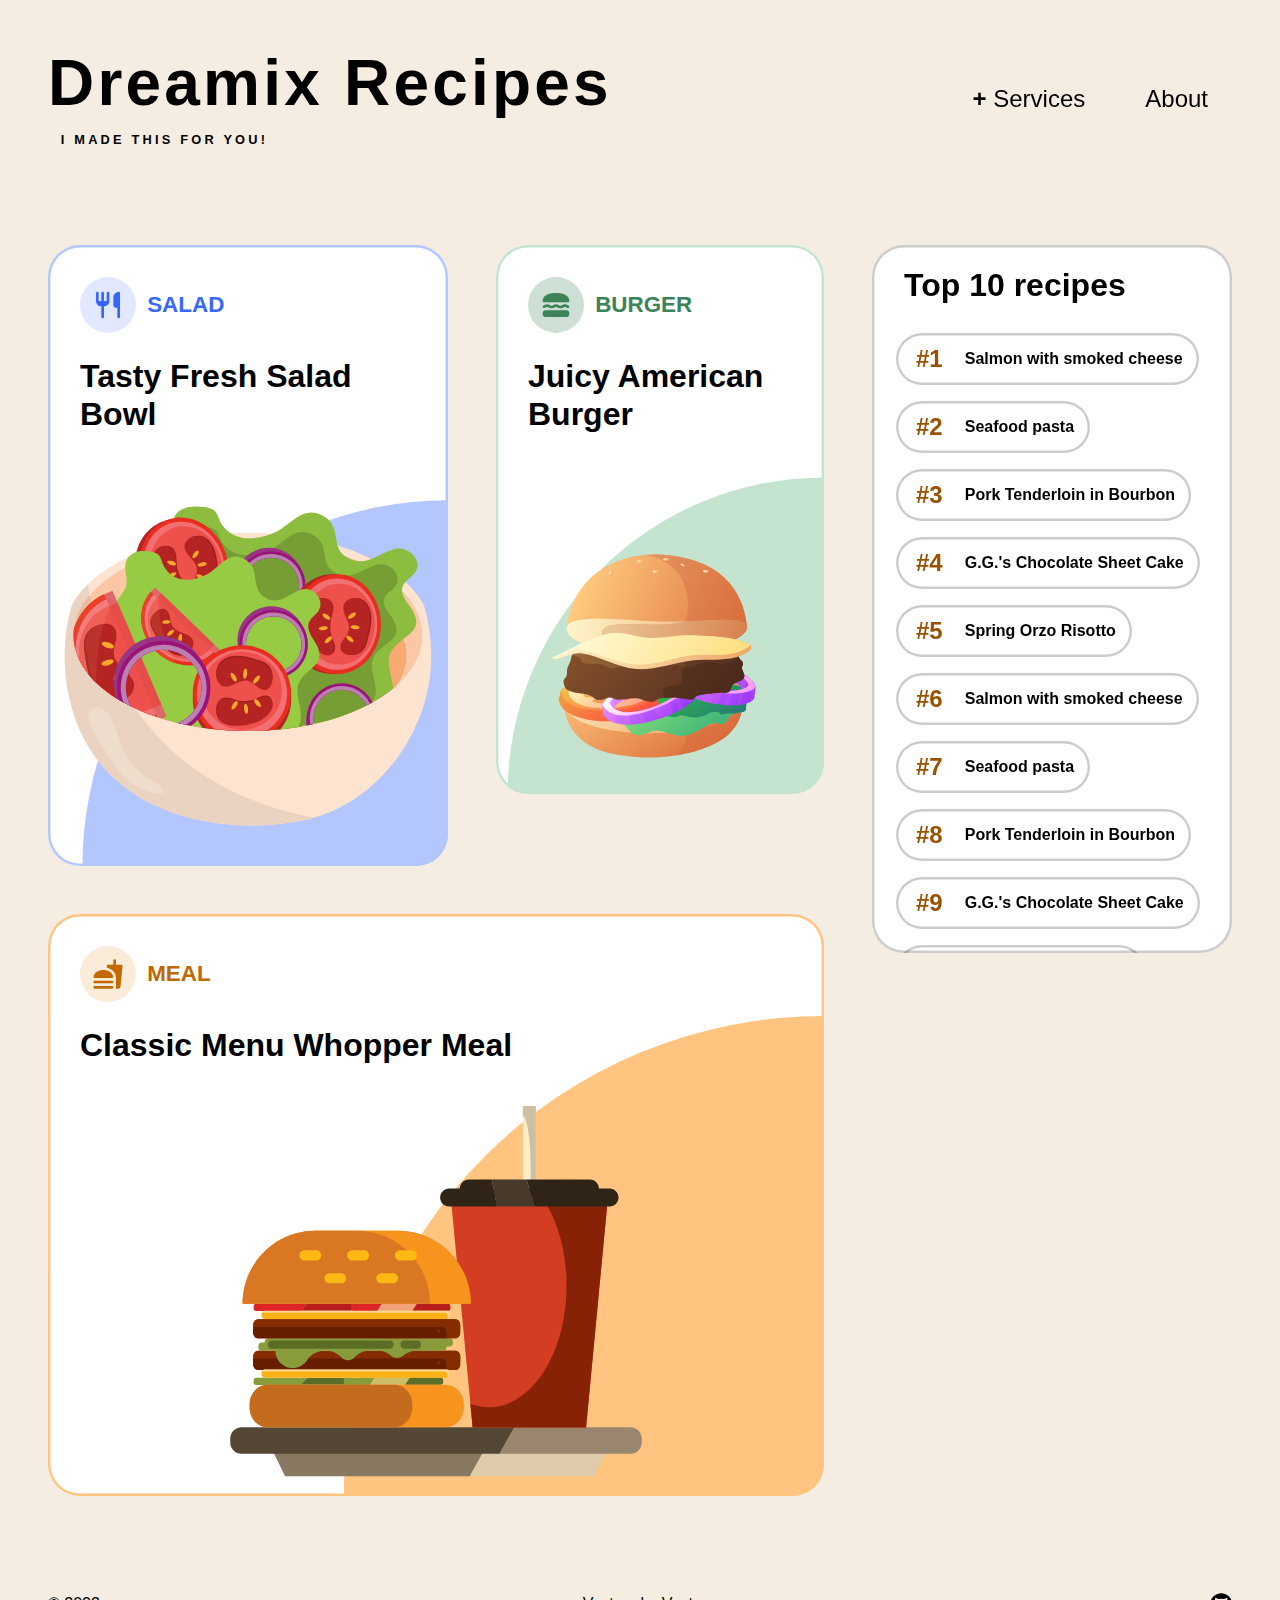
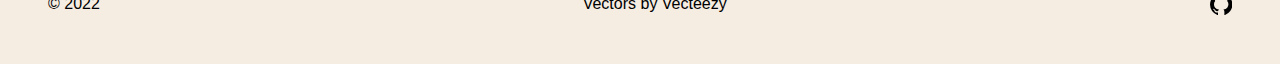
<file: index.html>
<!DOCTYPE html>
<html lang="en" dir="ltr">
	<head>
		<meta charset="UTF-8" />
		<meta http-equiv="X-UA-Compatible" content="IE=edge" />
		<meta name="viewport" content="width=device-width, initial-scale=1.0" />
		<link rel="shortcut icon" href="/favicon.ico" type="image/x-icon" />
		<link rel="icon" href="/favicon.ico" type="image/x-icon" />
		<link rel="stylesheet" href="css/variables.css" />
		<link rel="stylesheet" href="css/styles.css" />
		<title>Dreamix | Recipes</title>
	</head>
	<body>
		<div class="container wrapper-grid">
			<nav>
				<a href="#main" data-skip>Skip to Content</a>
				<a href="index.html" class="title outline--none">
					<h1 data-motto="I made this for you!">Dreamix Recipes</h1>
				</a>
				<input type="checkbox" id="menu-toggle" aria-label="Menu toggle" aria-haspopup="menu" />
				<label for="menu-toggle" title="Toggle menu">
					<span>Toggle menu</span>
					<svg xmlns="http://www.w3.org/2000/svg" viewBox="0 0 24 24" class="menu__closed" aria-hidden="true">
						<path fill="none" d="M0 0h24v24H0V0z" />
						<path d="M3 18h18v-2H3v2zm0-5h18v-2H3v2zm0-7v2h18V6H3z" />
					</svg>
					<svg xmlns="http://www.w3.org/2000/svg" viewBox="0 0 24 24" class="menu__opened" aria-hidden="true">
						<path fill="none" d="M0 0h24v24H0V0z" />
						<path
							d="M19 6.41 17.59 5 12 10.59 6.41 5 5 6.41 10.59 12 5 17.59 6.41 19 12 13.41 17.59 19 19 17.59 13.41 12 19 6.41z"
						/>
					</svg>
				</label>
				<ul data-dropdown>
					<li>
						<a href="#" aria-haspopup="true">Services</a>
						<ul>
							<li><a href="#">Recipes</a></li>
							<li>
								<a href="#" aria-haspopup="true">Deliveries</a>
								<ul>
									<li><a href="#">Pick n' Go</a></li>
									<li><a href="#">Home Delivery</a></li>
									<li>
										<a href="#" aria-haspopup="true">Other</a>
										<ul>
											<li><a href="#">Econt</a></li>
											<li><a href="#">Speedy</a></li>
											<li><a href="#">DHL</a></li>
										</ul>
									</li>
								</ul>
							</li>
							<li><a href="#">Q & A</a></li>
						</ul>
					</li>
					<li>
						<a href="view.html">About</a>
					</li>
				</ul>
			</nav>

			<main class="grid" id="main">
				<a class="grid__item outline--none" href="#salad" id="salad" aria-label="See Tasty Fresh Salad Bowl">
					<article class="card card--secondary">
						<header class="card__header">
							<div class="card__heading">
								<div class="card__icon" aria-hidden="true">
									<svg xmlns="http://www.w3.org/2000/svg" viewBox="0 0 24 24">
										<path fill="none" d="M0 0h24v24H0V0z" />
										<path
											d="M16 6v6c0 1.1.9 2 2 2h1v7c0 .55.45 1 1 1s1-.45 1-1V3.13c0-.65-.61-1.13-1.24-.98C17.6 2.68 16 4.51 16 6zm-5 3H9V3c0-.55-.45-1-1-1s-1 .45-1 1v6H5V3c0-.55-.45-1-1-1s-1 .45-1 1v6c0 2.21 1.79 4 4 4v8c0 .55.45 1 1 1s1-.45 1-1v-8c2.21 0 4-1.79 4-4V3c0-.55-.45-1-1-1s-1 .45-1 1v6z"
										/>
									</svg>
								</div>
								<h1 class="card__sub-title">Salad</h1>
							</div>
							<h2 class="card__title">Tasty Fresh Salad Bowl</h2>
						</header>
						<div class="card__body">
							<svg
								xmlns="http://www.w3.org/2000/svg"
								xml:space="preserve"
								viewBox="0 0 2829.333 2829.333"
								class="salad"
								aria-hidden="true"
							>
								<g id="bowl">
									<path
										fill="#fde4d1"
										d="M2451.293 1360.733c0 400.76-274.066 802.094-663.613 912.134-16.96 4.853-34.093 9.026-51.493 12.706-113.534 23.907-236.12 34.827-359.454 30.16-296.393-11.026-597.036-111.64-787.11-335.986-67.106-79.227-125.092-182.414-157.415-281.347-34.275-105.12-55.088-226.867-55.088-337.667 0-28.653 1.17-56.986 3.508-84.973 1.17-15.027 2.69-30 4.521-44.787a1009.315 1009.315 0 0 1 33.079-160.52c21.892-41.266 52.06-80.72 89.583-117.386 177.148-174.32 516.65-292.04 906.362-292.04 472.267 0 870.76 172.88 996.014 409.426 19.226 65.6 32 134.294 37.6 205.307 2.36 27.987 3.506 56.32 3.506 84.973"
									/>
									<path
										fill="#fbc7a5"
										d="M2401.16 1241.68c0 14.96-1.08 29.733-3.333 44.36-13 88.173-64.627 170.24-145.547 241.307-5.48 4.813-11.107 9.613-16.88 14.293-34.133 28.013-72.867 54.173-115.653 78.013-3.16 1.84-6.374 3.56-9.6 5.36-1.107.6-2.28 1.227-3.427 1.84-.373.214-.76.414-1.173.627a846.546 846.546 0 0 1-18.76 9.813c-32.88 16.827-67.84 32.347-104.72 46.56a531.633 531.633 0 0 1-10.64 4.054 1.19 1.19 0 0 1-.48.133c-4.2 1.587-8.32 3.173-12.56 4.667-7.987 2.973-16.08 5.773-24.254 8.52-34.346 11.746-70.106 22.253-107.08 31.586a1506.641 1506.641 0 0 1-38.706 9.28c-6.88 1.507-13.814 3.014-20.76 4.4a592.17 592.17 0 0 1-15.84 3.294c-2.547.48-5.08 1.026-7.627 1.506-11.253 2.2-22.667 4.254-34.12 6.187-3.8.747-7.64 1.36-11.413 1.987A1717.049 1717.049 0 0 1 1597.293 1773a1456.863 1456.863 0 0 1-33.853 3.093c-13.88 1.16-27.813 2.187-41.813 3.014-14.574.826-29.134 1.506-43.894 1.986a83.604 83.604 0 0 1-6.106.214c-19.014.613-38.12.96-57.414.96-62.64 0-123.893-3.24-183.281-9.414-14.083-1.373-27.959-2.946-41.756-4.8-10.783-1.306-21.501-2.746-32.064-4.4-21.568-3.16-42.784-6.733-63.741-10.64-10.226-1.933-20.463-3.986-30.558-6.053-4.053-.88-8.173-1.707-12.225-2.6-10.77-2.333-21.49-4.813-32.077-7.347-17.36-4.12-34.391-8.586-51.152-13.253a1141.018 1141.018 0 0 1-40.588-11.96 993.812 993.812 0 0 1-26.842-8.72c-6.588-2.12-13.121-4.387-19.645-6.72-20.89-7.36-41.263-15.12-61.115-23.427-23.23-9.546-45.602-19.773-67.105-30.413-10.148-5.027-20.035-10.173-29.79-15.387a847.239 847.239 0 0 1-11.758-6.453 784.063 784.063 0 0 1-17.23-9.827c-.818-.466-1.583-.96-2.338-1.44-2.807-1.653-5.481-3.293-8.224-4.946-3.585-2.054-7.145-4.254-10.653-6.454-44.291-27.666-83.5-57.813-116.878-90.093-7.42-7.08-14.5-14.36-21.282-21.707a468.72 468.72 0 0 1-19.307-21.973c-3.09-3.707-6.12-7.48-9.055-11.267-17.306-22.32-32.012-45.386-43.744-69.08-5.433-10.92-10.24-21.906-14.37-33.093-3.354-9-6.315-18.067-8.784-27.2a292.238 292.238 0 0 1-8.028-37.56c-2.274-14.627-3.378-29.4-3.378-44.36 0-13.253.908-26.44 2.623-39.427 5.08-38.453 17.501-75.746 36.523-111.586 47.461-89.614 136.041-169.547 253.881-233.347 54.385-29.533 114.968-55.493 180.619-77.467 27.192-9.066 55.268-17.44 84.19-25.133a1549.275 1549.275 0 0 1 37.911-9.48c75.745-17.933 156.44-30.827 240.63-37.907 49.083-4.12 99.365-6.24 150.591-6.24 66.547 0 131.587 3.627 194.414 10.494 82.066 8.933 160.413 23.48 233.76 42.92 42.24 11.133 82.746 23.84 121.333 37.986 24.387 8.987 47.947 18.534 70.6 28.627a1001.569 1001.569 0 0 1 70.947 34.613c56.093 30.08 105.626 63.867 147.306 100.614a606.64 606.64 0 0 1 33.787 32.066c31.24 32.267 56.773 66.48 75.747 102.254 25.466 48 39.053 98.613 39.053 151.013"
									/>
									<path
										fill="#f57654"
										d="M2307.36 1356.227c0 13.786-1 27.413-3.107 40.946-6.68 45.36-24.48 89.067-51.986 130.174-106.774 93.84-264.774 168.466-452.547 212.08-118.4 27.573-248.747 42.866-385.547 42.866-389.129 0-725.694-123.333-886.368-302.64-7.782-8.786-15.226-17.64-22.242-26.68a289.008 289.008 0 0 1-14.11-55.8c-2.08-13.533-3.093-27.16-3.093-40.946 0-48.307 12.615-94.934 36.105-139.12 109.876-207.4 459.238-359.054 873.335-359.054 267.653 0 508.293 63.334 674.653 164.187 81.894 49.547 145.814 108.213 186.187 172.88a409.617 409.617 0 0 1 12.707 21.987c23.466 44.186 36.013 90.813 36.013 139.12"
									/>
									<path
										fill="#f79857"
										d="M2307.36 1356.227c0 13.786-1 27.413-3.107 40.946-6.68 45.36-24.48 89.067-51.986 130.174-106.774 93.84-264.774 168.466-452.547 212.08-118.4 27.573-248.747 42.866-385.547 42.866-389.129 0-725.694-123.333-886.368-302.64a284.922 284.922 0 0 1-10.862-46.386c-2.104-13.52-3.104-27.16-3.104-40.947 0-48.293 12.628-94.907 36.117-139.133 109.863-207.374 459.225-359.04 873.337-359.04 267.654 0 508.294 63.346 674.654 164.2 66.36 40.106 120.92 86.32 160.693 136.773a409.617 409.617 0 0 1 12.707 21.987c23.466 44.186 36.013 90.813 36.013 139.12"
									/>
									<path
										fill="#f9aa73"
										d="M1911.333 1708.773a1233.915 1233.915 0 0 0 22.8-7.546 1007.349 1007.349 0 0 0 36.814-13.187c.133 0 .32-.053.48-.133 49.693-18.614 96.146-39.694 138.72-62.894a896.23 896.23 0 0 0 17.706-9.893c-63.613 36.467-136.48 68.067-216.52 93.653M2181.227 1581.933c19.16-12.946 37.226-26.4 54.173-40.293-2-74.72-54.8-158.227-.56-225.253 17.147-21.174 37.373-37.8 56.76-52.907 10.347 30.053 15.76 61.04 15.76 92.747 0 13.786-1 27.413-3.107 40.946-6.68 45.36-24.48 89.067-51.986 130.174-21.64 19.013-45.374 37.24-71.04 54.586"
									/>
									<path
										fill="#ebebea"
										d="M1432.28 2316.827c-252.676 0-513.628-63.92-711.18-213.174 183.097 138.32 420.693 203.347 655.633 212.08a1483.55 1483.55 0 0 0 56.014 1.067c104.28 0 207.12-10.947 303.44-31.227 17.4-3.68 34.533-7.853 51.493-12.706h.027c-16.974 4.853-34.107 9.026-51.48 12.706-96.494 20.32-199.534 31.254-303.947 31.254"
									/>
									<path
										fill="#ead3c1"
										d="M1432.747 2316.8c-18.64 0-37.307-.36-56.014-1.067-234.94-8.733-472.536-73.76-655.633-212.08-47.89-36.186-92.057-77.386-131.464-123.906-67.093-79.227-125.105-182.414-157.415-281.347-34.288-105.12-55.076-226.867-55.076-337.667 0-28.653 1.17-56.986 3.496-84.973 5.6-71.013 18.398-139.72 37.6-205.307 21.892-41.266 52.072-80.72 89.595-117.4a2022.322 2022.322 0 0 0 10.639 61.4c-20.699 24.467-38.163 49.92-52.084 76.214-19.022 35.84-31.443 73.133-36.523 111.586-1.715 12.987-2.623 26.174-2.623 39.427 0 14.96 1.104 29.733 3.378 44.36 1.845 12.64 4.52 25.2 8.028 37.56 2.469 9.133 5.43 18.2 8.784 27.2 4.13 11.187 8.937 22.173 14.37 33.093 11.732 23.694 26.438 46.76 43.744 69.08 2.691 3.48 5.459 6.934 8.283 10.347 4.516 5.48 9.18 10.92 13.973 16.333 60.184 67.16 145.055 126.48 248.115 174.387 190.824 277.28 503.065 521.173 1011.787 618.827h-.027c-16.96 4.853-34.093 9.026-51.493 12.706-96.32 20.28-199.16 31.227-303.44 31.227m-920.474-635.947c7.328 95.587 79.45 180.627 127.512 261.04 40.652 68.027 108.538 139.8 182.983 170.307 10.708 4.387 62.19 23.52 92.773 23.52 11.203 0 19.607-2.573 22.17-9.373 8.314-22.12-88.036-70.894-101.755-80.694-85.907-61.266-128.819-142.24-159.597-240.44-15.932-50.866-58.075-157.84-112.283-157.84-16.304 0-33.704 9.68-51.803 33.48-.197-2.573-.348-5.16-.449-7.76v8.36c.148-.2.301-.4.45-.6"
									/>
									<path
										fill="#e9ba9b"
										d="M427.245 1241.68c0-13.253.908-26.44 2.623-39.427 5.08-38.453 17.501-75.746 36.523-111.586 13.921-26.294 31.385-51.747 52.084-76.214 2.556 13.52 5.282 27.16 8.189 40.934-44.57 38.533-77.475 89.44-96.796 146.866-1.715 12.987-2.623 26.174-2.623 39.427"
									/>
									<path
										fill="#e47052"
										d="M527.805 1479.653a606.196 606.196 0 0 1-13.973-16.333l.772.92a468.08 468.08 0 0 0 13.153 15.267c.016.053.032.093.048.146"
									/>
									<path
										fill="#e68e55"
										d="M775.92 1654.04c-103.06-47.907-187.93-107.227-248.115-174.387-.016-.053-.032-.093-.048-.146a465.746 465.746 0 0 0 6.154 6.706c6.782 7.347 13.862 14.627 21.282 21.707 33.378 32.28 72.587 62.427 116.878 90.093 3.508 2.2 7.068 4.4 10.653 6.454 2.743 1.653 5.417 3.293 8.224 4.946.755.48 1.52.974 2.339 1.44a784.063 784.063 0 0 0 17.229 9.827c3.923 2.2 7.833 4.333 11.757 6.453a1011.306 1011.306 0 0 0 53.591 26.827c.021.04.035.053.056.08"
									/>
									<path
										fill="#f79857"
										d="M1729.587 1157.293c0 46.6-64.534 84.374-144.134 84.374-79.613 0-144.133-37.774-144.133-84.374 0-46.6 64.52-84.386 144.133-84.386 79.6 0 144.134 37.786 144.134 84.386M1225.268 1469.96c0 83.013-114.968 150.333-256.792 150.333-141.848 0-256.817-67.32-256.817-150.333 0-83 513.609-83 513.609 0"
									/>
									<path
										fill="#eedccc"
										d="M915.541 2135.72c-30.584 0-82.065-19.133-92.773-23.52-74.445-30.507-142.33-102.28-182.983-170.307-48.062-80.413-120.184-165.453-127.512-261.04 18.099-23.8 35.499-33.48 51.803-33.48 54.208 0 96.35 106.974 112.283 157.84 30.778 98.2 73.69 179.174 159.597 240.44 13.719 9.8 110.07 58.574 101.755 80.694-2.563 6.8-10.967 9.373-22.17 9.373m-403.717-454.267v-8.36c.101 2.6.252 5.187.45 7.76-.149.2-.302.4-.45.6"
									/>
								</g>
								<g id="lettuce-b">
									<path
										fill="#8cbd3f"
										d="M2347.547 1102.467c63.92 118.4-46.974 132.76-112.707 213.92-54.24 67.026-1.44 150.533.56 225.253-36.667 30.067-78.64 58.027-125.253 83.373-42.574 23.2-89.027 44.28-138.72 62.894a1.19 1.19 0 0 1-.48.133c-12.08 4.6-24.387 9-36.814 13.187-34.346 11.746-70.106 22.253-107.08 31.586A1499.556 1499.556 0 0 1 1710 1757.48c-3.8.747-7.64 1.36-11.413 1.987A1717.049 1717.049 0 0 1 1597.293 1773a1456.863 1456.863 0 0 1-33.853 3.093c-13.88 1.16-27.813 2.187-41.813 3.014-14.574.826-29.134 1.506-43.894 1.986a83.604 83.604 0 0 1-6.106.214c-10.014-6.254-20.547-12.227-31.947-17.507-91.733-42.52-208.837-6.32-306.825-37.227-115.904-36.6-155.674-125.6-144.475-227.653 7.808-71.693 18.528-136.04 15.383-208.413-3.235-73.134 26.777-130.76 35.638-200.734 1.091-8.586 1.17-16.693.339-24.306-5.147-53.574-51.775-85.427-88.31-126.574-8.653-9.746-16.746-20.04-23.62-31.24-45.058-73.693 23.282-96.08 57.271-152.933a126.35 126.35 0 0 0 4.663-8.44c30.975-61.533-27.4-133.24 17.45-190.787 37.222-47.72 110.498-48.88 168.718-38.8 78.083 13.6 58.373 52.12 96.143 103.987 67.665 92.84 200.732 83.64 298.932 36.253 11.186-5.426 21.906-11.813 32.413-18.613 79.187-51.92 141.933-133.64 247.147-66.267 56.466 36.187 55.973 90.027 65.946 139.254 6.094 30.44 16.267 59 46.267 80.56.347.213.627.48.96.626 24.8 17.64 48.133 26.16 70.6 28.627 70.48 7.693 131.987-44.773 200.253-66.053 84.534-26.44 171.054 58.16 127.534 128.066-20.88 33.507-68.4 51.16-75.067 92.027a56.862 56.862 0 0 0-.68 13.253c2.133 40.92 42.493 79.387 61.187 114.054"
									/>
									<path
										fill="#769e34"
										d="M2238.213 1155.227c57.414 106.16-42.093 119.066-101.013 191.853-49.507 61.12.213 137.493.547 205.28.133 32.053-10.374 55.067-27.6 72.653-42.574 23.2-89.027 44.28-138.72 62.894-.16.08-.347.146-.48.146-12.494 4.107-24.934 8.374-36.814 13.174-34.346 11.746-70.106 22.253-107.08 31.586-10.973 1.52-22.64 2.694-35.346 3.507-34.2 2.347-58.987 10.227-81.707 21.16-3.8.747-7.64 1.36-11.413 1.987A1717.049 1717.049 0 0 1 1597.293 1773c-11.186 1.173-22.533 2.187-33.853 3.093-13.88 1.16-27.813 2.187-41.813 3.014-14.574.826-29.134 1.506-43.894 1.986-16.28-11.4-33.586-23.346-53.84-32.68-82.266-38.12-187.256-5.64-275.161-33.386-103.979-32.814-139.693-112.694-129.664-204.16 7.08-64.347 16.695-122.094 13.81-186.987-2.897-65.653 24.023-117.227 32-180.067 4.133-32.546-7.626-56.653-25.138-78.346-22.581-28.027-54.868-52.067-74.992-85.027-9.952-16.267-13.745-29.733-13.319-41.547 1.235-38.586 47.034-59.8 68.886-103.213 14.488-28.693 7.198-59.813 2.677-90.44-4.327-28.227-6.328-55.893 12.98-80.693 33.364-42.787 99.09-43.814 151.345-34.734 61.948 10.707 55.283 39 76.306 77.52 2.728 5.08 6.041 10.307 9.937 15.72 60.653 83.24 180.067 75 268.107 32.494 10.093-4.814 19.706-10.574 29.12-16.694 12.973-8.506 25.48-17.92 37.84-27.266 55.066-41.614 106.706-81.507 183.826-32.134 31.8 20.4 43.48 47.107 49.934 75.054 3.853 16.493 5.893 33.453 9.2 49.866 5.493 27.267 14.626 52.88 41.546 72.24 80.214 57.614 143.8 9.414 212.134-20.88 10.44-4.6 20.933-8.786 31.653-12.146 74.933-23.414 151.64 50.466 115.653 112.76-.36.68-.84 1.44-1.24 2.12-18.746 30.08-61.4 45.88-67.36 82.546-6.746 41.134 35.694 79.8 54.24 114.214"
									/>
								</g>

								<g id="onion-d">
									<path
										fill="#993486"
										d="M1632.76 1090.987c-72.347 47.133-169.547 26.186-217.08-46.734-47.56-72.946-27.467-170.32 44.907-217.48 72.32-47.133 169.506-26.213 217.066 46.734 47.534 72.973 27.454 170.32-44.893 217.48zm-125.32 41.293c44.973 6.773 92.44-2.267 133.4-28.947 40.907-26.653 68.293-66.373 80.253-110.186 13.307-48.56 7.76-102.214-19.133-148.894-1.84-3.146-3.733-6.28-5.747-9.346-58.68-90.014-178.666-115.854-267.933-57.68-89.293 58.213-114.092 178.386-55.387 268.426 1.987 3.04 4 5.987 6.134 8.88 31.826 43.534 78.6 70.267 128.413 77.747"
									/>
									<path
										fill="#9a1477"
										d="M1415.68 1044.253c-47.56-72.946-27.467-170.32 44.907-217.48 72.32-47.133 169.506-26.213 217.066 46.734 47.534 72.973 27.454 170.32-44.893 217.48-72.347 47.133-169.547 26.186-217.08-46.734zm141.493 108.547c33.054-1.52 66.094-11.547 95.72-30.88 89.294-58.213 114.134-178.413 55.44-268.427a201.785 201.785 0 0 0-6.373-9.24c-8.88-12.04-18.933-22.853-29.867-32.28-63.76-55.013-158.146-64.066-231.706-16.133-86.107 56.133-112.259 169.92-61.36 258.693a183.791 183.791 0 0 0 5.946 9.707c39.2 60.12 105.76 91.627 172.2 88.56"
									/>
									<path
										fill="#bb7fb1"
										d="M1415.68 1044.253c-47.56-72.946-27.467-170.32 44.907-217.48 72.32-47.133 169.506-26.213 217.066 46.734 47.534 72.973 27.454 170.32-44.893 217.48-72.347 47.133-169.547 26.186-217.08-46.734zm91.76 88.027c45.413 10.667 94.787 3.587 136.733-23.787 41.934-27.346 68.374-69.546 76.92-115.346 8.294-43.64.24-90.6-26.066-131-53.867-82.6-163.947-106.307-245.907-52.907-81.933 53.4-104.68 163.707-50.84 246.347 26.28 40.306 65.933 66.546 109.16 76.693"
									/>
								</g>
								<g id="tomato-e">
									<path
										fill="#b52423"
										d="M1890.813 1459.68c-136.666 0-247.466-126.173-247.466-281.8s110.8-281.787 247.466-281.787c136.68 0 247.467 126.16 247.467 281.787 0 155.627-110.787 281.8-247.467 281.8"
									/>
									<path
										fill="#e82e20"
										d="M2166.493 1177.867c0 155.64-110.8 281.826-247.466 281.826-24.094 0-47.374-3.906-69.374-11.24-102.92-34.133-178.106-142.373-178.106-270.586 0-155.614 110.786-281.8 247.48-281.8 91.28 0 171.026 56.306 213.893 140.053 21.36 41.627 33.573 90.04 33.573 141.747"
									/>
									<path
										fill="#f46f72"
										d="M1919.027 1436.48c-125.44 0-227.12-115.773-227.12-258.6 0-142.827 101.68-258.6 227.12-258.6 125.426 0 227.12 115.773 227.12 258.6 0 142.827-101.707 258.6-227.12 258.6"
									/>
									<path
										fill="#ee504c"
										d="M1932.44 1406.187c-110.733 0-200.493-102.214-200.493-228.307 0-126.093 89.76-228.307 200.493-228.307 110.733 0 200.493 102.214 200.493 228.307 0 126.093-89.76 228.307-200.493 228.307"
									/>
									<path
										fill="#9f1f1e"
										d="M2087.987 1062.053c-2.414-3.36-5.067-6.546-8.014-9.52-22.8-22.986-62.666-30.213-91.28-12.493-34.52 21.36-29.92 53.667-16.52 86.733 10.4 25.654 25.08 52.28 21.48 80.854-4.52 35.72-44.986 59.826-48.2 96.186-3.106 35.28 35.614 49.574 64.854 48.787 42.12-1.16 67.32-32.973 77.773-70.427 18.747-67.106 44.707-157.413-.093-220.12"
									/>
									<path
										fill="#b52423"
										d="M2079.8 1062.053a76.429 76.429 0 0 0-8.027-9.52c-22.786-22.986-62.64-30.213-91.253-12.493-34.547 21.36-29.933 53.667-16.533 86.733 10.4 25.654 25.093 52.28 21.48 80.854-4.507 35.72-44.974 59.826-48.2 96.186-3.094 35.28 35.626 49.574 64.853 48.787 42.133-1.16 67.32-32.973 77.773-70.427 18.747-67.106 44.72-157.413-.093-220.12"
									/>
									<path
										fill="#9f1f1e"
										d="M1775.347 1063.493c18.64-34.133 66.506-43.946 98.693-23.053 34.88 22.613 24.2 63.267 13.88 96.467-12.413 39.8-10.693 82.586 4.64 121.293 10.747 27.147 30.32 66.933-2.627 88.013-31.48 20.147-64.706-6.426-83.2-30.68-26.586-34.84-39.693-79.853-45.226-122.8-5.334-41.32-6.747-91.6 13.84-129.24"
									/>
									<path
										fill="#b52423"
										d="M1770.053 1063.493c18.654-34.133 66.494-43.946 98.694-23.053 34.866 22.613 24.186 63.267 13.866 96.467-12.413 39.8-10.666 82.586 4.654 121.293 10.746 27.147 30.306 66.933-2.627 88.013-31.493 20.147-64.72-6.426-83.2-30.68-26.587-34.84-39.693-79.853-45.227-122.8-5.333-41.32-6.746-91.6 13.84-129.24"
									/>
									<path
										fill="#f9a72b"
										d="M2024.133 1114.96c3.654 5.093-2.866 16.027-14.56 24.427-11.693 8.413-24.146 11.093-27.8 6-3.653-5.094 2.867-16.027 14.56-24.44 11.694-8.387 24.147-11.08 27.8-5.987M2046.733 1198.84c-.786 6.227-13.013 9.813-27.306 8.013-14.28-1.8-25.227-8.293-24.454-14.506.787-6.227 13-9.814 27.294-8.014 14.293 1.8 25.253 8.294 24.466 14.507M2010.333 1278.76c-4.253 4.587-16.28.4-26.866-9.36-10.56-9.787-15.707-21.44-11.454-26.04 4.254-4.6 16.294-.413 26.854 9.36 10.586 9.773 15.72 21.427 11.466 26.04M1837.187 1120.36c-3.64 5.08 2.88 16.027 14.586 24.427 11.707 8.4 24.147 11.08 27.787 6 3.667-5.094-2.84-16.04-14.56-24.44-11.693-8.4-24.147-11.08-27.813-5.987M1814.613 1204.24c.774 6.213 12.987 9.8 27.294 8 14.293-1.8 25.24-8.28 24.44-14.507-.747-6.226-12.974-9.8-27.28-8.013-14.294 1.8-25.24 8.293-24.454 14.52M1851.013 1284.147c4.254 4.6 16.28.413 26.84-9.374 10.587-9.76 15.707-21.426 11.467-26.026-4.253-4.6-16.267-.414-26.853 9.373-10.587 9.773-15.707 21.427-11.454 26.027"
									/>
								</g>
								<g id="tomato-d">
									<path
										fill="#b52423"
										d="M1111.755 1130.787c-130.208 41.573-274.136-44.92-321.468-193.174-47.344-148.253 19.826-302.146 150.036-343.72 130.196-41.56 274.109 44.92 321.44 193.174 47.344 148.253-19.812 302.146-150.008 343.72"
									/>
									<path
										fill="#e82e20"
										d="M1288.645 778.48c47.342 148.253-19.828 302.173-150.022 343.733-22.943 7.334-46.306 10.694-69.495 10.4-108.433-1.213-212.97-81.466-251.959-203.6-47.332-148.226 19.8-302.133 150.022-343.706 86.969-27.76 180.033 1.613 246.358 68.346 32.987 33.16 59.363 75.574 75.096 124.827"
									/>
									<path
										fill="#f46f72"
										d="M1131.555 1100.12c-119.49 38.147-251.582-41.227-295.016-177.28-43.432-136.067 18.216-277.293 137.706-315.44 119.49-38.147 251.57 41.213 295.015 177.28 43.445 136.053-18.228 277.293-137.705 315.44"
									/>
									<path
										fill="#ee504c"
										d="M1135.128 1067.173c-105.497 33.68-222.09-36.386-260.443-156.506-38.353-120.12 16.059-244.8 121.556-278.48 105.484-33.68 222.09 36.386 260.443 156.52 38.34 120.12-16.072 244.786-121.556 278.466"
									/>
									<path
										fill="#9f1f1e"
										d="M1178.627 692.04a76.566 76.566 0 0 0-10.538-6.64c-28.698-14.96-68.872-9.72-90.737 15.853-26.388 30.867-12.201 60.227 10.627 87.64 17.709 21.28 39.809 42.187 45.07 70.507 6.575 35.387-24.672 70.667-16.669 106.293 7.77 34.547 48.995 36.4 76.616 26.747 39.77-13.92 54.113-51.893 52.684-90.747-2.573-69.626-5.29-163.56-67.053-209.653"
									/>
									<path
										fill="#b52423"
										d="M1170.83 694.52a76.906 76.906 0 0 0-10.523-6.627c-28.7-14.96-68.872-9.72-90.751 15.854-26.4 30.866-12.199 60.213 10.64 87.64 17.697 21.28 39.796 42.186 45.045 70.506 6.587 35.387-24.646 70.667-16.644 106.28 7.758 34.56 48.994 36.4 76.603 26.747 39.77-13.907 54.112-51.88 52.659-90.747-2.559-69.613-5.263-163.546-67.028-209.653"
									/>
									<path
										fill="#9f1f1e"
										d="M881.247 788.493c7.365-38.186 49.966-62.08 86.996-51.986 40.093 10.946 42.289 52.906 42.549 87.68.299 41.693 14.955 81.933 41.341 114.133 18.49 22.587 49.216 54.547 24.244 84.64-23.88 28.787-63.572 13.56-88.581-3.92-35.936-25.093-62.103-63.987-80.423-103.213-17.656-37.747-34.286-85.214-26.126-127.334"
									/>
									<path
										fill="#b52423"
										d="M876.193 790.093c7.391-38.173 49.982-62.066 87.007-51.96 40.083 10.934 42.292 52.894 42.539 87.667.297 41.693 14.966 81.933 41.328 114.133 18.501 22.587 49.24 54.547 24.269 84.64-23.867 28.774-63.596 13.56-88.593-3.92-35.912-25.106-62.079-64-80.423-103.226-17.63-37.734-34.273-85.2-26.127-127.334"
									/>
									<path
										fill="#f9a72b"
										d="M1133.893 761.853c5.028 3.734 2.144 16.134-6.429 27.707-8.603 11.56-19.647 17.893-24.687 14.16-5.014-3.733-2.144-16.133 6.458-27.707 8.588-11.546 19.63-17.893 24.658-14.16M1180.939 834.893c1.144 6.16-9.419 13.294-23.58 15.934-14.15 2.626-26.556-.24-27.714-6.387-1.156-6.16 9.42-13.293 23.568-15.933 14.162-2.64 26.583.213 27.726 6.386M1170.557 922.08c-2.649 5.68-15.357 5.347-28.414-.733-13.058-6.094-21.488-15.654-18.851-21.334 2.65-5.666 15.383-5.333 28.44.747 13.057 6.107 21.49 15.64 18.825 21.32M957.445 823.84c-1.909 5.973 7.628 14.413 21.307 18.853 13.71 4.427 26.388 3.214 28.324-2.746 1.937-5.974-7.612-14.4-21.321-18.854-13.706-4.426-26.36-3.213-28.31 2.747M961.435 910.627c2.638 5.68 15.382 5.386 28.44-.68 13.084-6.054 21.542-15.574 18.89-21.254-2.625-5.706-15.356-5.4-28.426.667-13.071 6.053-21.53 15.573-18.904 21.267M1020.419 975.68c5.47 3.08 15.644-4.56 22.75-17.093 7.107-12.52 8.446-25.187 3-28.28-5.456-3.094-15.654 4.546-22.736 17.093-7.12 12.52-8.457 25.187-3.014 28.28"
									/>
								</g>

								<g id="lettuce-a">
									<path
										fill="#97cb44"
										d="M1803.787 1297.773c50.973 107.067-37.48 120.12-89.96 193.52-43.947 61.534.213 138.52.466 206.854.147 25.546-5.693 45.386-15.706 61.32-90.04 14.826-185.494 22.8-284.374 22.8-269.536 0-513.868-59.2-691.94-155.134 5.639-53.56 11.472-103.773 9.342-159.32-2.626-66.133 21.346-118.186 28.426-181.506 8.368-75.254-57.27-105.747-89.01-164.667-37.755-69.84 23.972-88.733 49.37-145.933 16.708-37.494.91-79.254-.129-118.387-.48-18.96 2.404-37.227 14.084-54.187 29.675-43.12 88.165-44.16 134.6-35.026 14.213 2.826 24.385 6.733 31.935 11.746 25.53 17.027 21.489 46.08 44.77 82.267 53.97 83.92 160.144 75.613 238.5 32.76 8.924-4.88 17.5-10.64 25.894-16.827 63.169-46.973 113.228-120.8 197.158-59.88 45.04 32.68 44.707 81.454 52.6 125.88 4.88 27.534 12.974 53.427 36.947 72.934 82.28 66.946 144.827-7.907 216.867-33.387 67.44-23.827 136.533 52.6 101.773 115.853-16.68 30.294-54.6 46.294-59.893 83.227-5.96 41.493 31.746 80.427 48.28 115.093"
									/>
								</g>

								<g id="tomato-c">
									<path
										fill="#b52423"
										d="M899.93 1703.08c-6.589-2.12-13.122-4.387-19.646-6.72-20.89-7.36-41.263-15.12-61.115-23.427-23.23-9.546-45.602-19.773-67.105-30.413-10.148-5.027-20.035-10.173-29.79-15.387a847.239 847.239 0 0 1-11.758-6.453 784.063 784.063 0 0 1-17.23-9.827c-.818-.466-1.583-.96-2.338-1.44-2.807-1.653-5.481-3.293-8.224-4.946-3.585-2.054-7.145-4.254-10.653-6.454-44.291-27.666-83.5-57.813-116.878-90.093-7.42-7.08-14.5-14.36-21.282-21.707a468.72 468.72 0 0 1-19.307-21.973c-3.09-3.707-6.12-7.48-9.055-11.267-17.306-22.32-32.012-45.386-43.744-69.08-5.433-10.92-10.24-21.906-14.37-33.093-4.599-47.867-.754-94.907 10.653-138.72 21.839-84.12 71.612-156.653 143.863-201.013l11.396 26.44 16.552 38.466v.067l1.104 2.533.609 1.387 3.585 8.373L878.088 1652.4l16.553 38.533 5.288 12.147"
									/>
									<path
										fill="#e82e20"
										d="M899.93 1703.08c-6.589-2.12-13.122-4.387-19.646-6.72-20.89-7.36-41.263-15.12-61.115-23.427-23.23-9.546-45.602-19.773-67.105-30.413-10.148-5.027-20.035-10.173-29.79-15.387a847.239 847.239 0 0 1-11.758-6.453 784.063 784.063 0 0 1-17.23-9.827c-.818-.466-1.583-.96-2.338-1.44-2.807-1.653-5.481-3.293-8.224-4.946-3.585-2.054-7.145-4.254-10.653-6.454-44.291-27.666-83.5-57.813-116.878-90.093-7.42-7.08-14.5-14.36-21.282-21.707a468.72 468.72 0 0 1-19.307-21.973c-3.09-3.707-6.12-7.48-9.055-11.267-17.306-22.32-32.012-45.386-43.744-69.08-5.433-10.92-10.24-21.906-14.37-33.093-3.354-9-6.315-18.067-8.784-27.2a292.238 292.238 0 0 1-8.028-37.56c-2.274-14.627-3.378-29.4-3.378-44.36 0-13.253.908-26.44 2.623-39.427 28.83-85.693 87.893-156.84 170.85-194.066l1.233 2.88 11.396 26.44 16.552 38.466v.067l1.104 2.533.609 1.387 3.585 8.373L878.088 1652.4l16.553 38.533 5.288 12.147"
									/>
									<path
										fill="#f46f72"
										d="M894.641 1690.933c-4.742 1.92-9.55 3.774-14.357 5.427-20.89-7.36-41.263-15.12-61.115-23.427-23.23-9.546-45.602-19.773-67.105-30.413-10.148-5.027-20.035-10.173-29.79-15.387a847.239 847.239 0 0 1-11.758-6.453 784.063 784.063 0 0 1-17.23-9.827c-.818-.466-1.583-.96-2.338-1.44-2.807-1.653-5.481-3.293-8.224-4.946-3.585-2.054-7.145-4.254-10.653-6.454-44.291-27.666-83.5-57.813-116.878-90.093-7.42-7.08-14.5-14.36-21.282-21.707a468.72 468.72 0 0 1-19.307-21.973c-3.09-3.707-6.12-7.48-9.055-11.267-17.306-22.32-32.012-45.386-43.744-69.08-5.433-10.92-10.24-21.906-14.37-33.093-3.354-9-6.315-18.067-8.784-27.2.56-38.867 7.212-76.56 19.437-111.52 26.777-77.053 80.33-140.853 155.259-174.573l16.552 38.466v.067l1.104 2.533.609 1.387 2.547 5.893 1.038 2.48 10.85 25.134L878.088 1652.4l16.553 38.533"
									/>
									<path
										fill="#ee504c"
										d="M878.088 1652.4c-4.116 2.067-8.315 3.987-12.563 5.84a244.634 244.634 0 0 1-46.356 14.693c-23.23-9.546-45.602-19.773-67.105-30.413-10.148-5.027-20.035-10.173-29.79-15.387a847.239 847.239 0 0 1-11.758-6.453 784.063 784.063 0 0 1-17.23-9.827c-.818-.466-1.583-.96-2.338-1.44-2.807-1.653-5.481-3.293-8.224-4.946-3.585-2.054-7.145-4.254-10.653-6.454-44.291-27.666-83.5-57.813-116.878-90.093-7.42-7.08-14.5-14.36-21.282-21.707a468.72 468.72 0 0 1-19.307-21.973c-3.09-3.707-6.12-7.48-9.055-11.267-17.306-22.32-32.012-45.386-43.744-69.08-16.709-129.786 42.77-254.293 155.256-302.706 4.25-1.854 8.524-3.56 12.838-5.147l1.104 2.533.609 1.387 2.547 5.893 11.888 27.614L878.088 1652.4"
									/>
									<path
										fill="#9f1f1e"
										d="M745.204 1574.52c-9.003 12.853-21.217 22.813-35.013 29.68-5.432 2.747-11.071 4.933-16.904 6.653-.819-.466-1.584-.96-2.339-1.44-2.807-1.653-5.481-3.293-8.224-4.946-3.585-2.054-7.145-4.254-10.653-6.454-44.291-27.666-83.5-57.813-116.878-90.093-7.42-7.08-14.5-14.36-21.282-21.707a468.72 468.72 0 0 1-19.307-21.973c-14.213-47.32-20.877-98-26.776-141.667-7.145-53.026 7.419-106.92 60.024-131.306 2.585-1.16 5.275-2.32 8.015-3.36 13.552-5.16 29.065-8.32 43.889-7.974 24.801.48 47.72 10.787 56.595 37.707 8.43 25.48 1.428 52.4-4.756 79.187a607.14 607.14 0 0 0-3.832 17.64c-3.3 17.306-4.742 34.4 0 50.96 10.978 38.04 44.004 63.72 71.144 90.506 34.885 34.48 58.31 72.787 26.297 118.587"
									/>
									<path
										fill="#b52423"
										d="M755.508 1570.067c-11.201 16-27.323 27.466-45.317 34.133-6.186 2.333-12.642 4.12-19.243 5.213-2.807-1.653-5.481-3.293-8.224-4.946-3.585-2.054-7.145-4.254-10.653-6.454-44.291-27.666-83.5-57.813-116.878-90.093-7.42-7.08-14.5-14.36-21.282-21.707-20.684-54.386-28.726-116.186-35.716-168.106-7.002-52.267 6.925-105.347 57.672-130.2.754-.414 1.534-.76 2.273-1.107 12.773-5.907 27.884-10.16 42.993-11.12 28.075-1.92 55.555 7.347 65.52 37.493 15.72 47.667-22.321 100.2-8.588 147.787 10.979 38.053 44.096 63.733 71.211 90.507 34.884 34.48 58.232 72.8 26.232 118.6"
									/>
									<path
										fill="#f9a72b"
										d="M659.65 1499.107c-7.393-4.454-5.106-21.827 5.105-38.814 10.214-16.96 24.48-27.133 31.884-22.706 7.38 4.453 5.093 21.826-5.118 38.813-10.201 17-24.492 27.16-31.87 22.707M585.45 1405.387c-2.403-8.28 11.097-19.48 30.131-24.987 19.02-5.48 36.416-3.253 38.807 5.053 2.404 8.267-11.083 19.44-30.13 24.96-19.046 5.52-36.417 3.267-38.807-5.026M587.959 1284.587c2.872-8.134 20.346-9.387 39.054-2.787 18.671 6.6 31.494 18.547 28.635 26.667-2.884 8.133-20.345 9.373-39.041 2.773-18.695-6.587-31.52-18.52-28.648-26.653"
									/>
									<path
										fill="#eb402a"
										d="M438.65 1323.6a292.238 292.238 0 0 1-8.027-37.56c-2.274-14.627-3.378-29.4-3.378-44.36 0-13.253.908-26.44 2.623-39.427 28.83-85.693 87.893-156.84 170.85-194.066l1.233 2.88 11.396 26.44c-74.928 33.72-128.482 97.52-155.259 174.573-12.225 34.96-18.877 72.653-19.437 111.52"
									/>
									<path
										fill="#f57c7d"
										d="M461.805 1383.893c-5.433-10.92-10.24-21.906-14.37-33.093-3.354-9-6.315-18.067-8.784-27.2.56-38.867 7.212-76.56 19.437-111.52 26.777-77.053 80.33-140.853 155.259-174.573l16.552 38.466v.067a235.046 235.046 0 0 0-12.838 5.147c-112.486 48.413-171.965 172.92-155.256 302.706"
									/>
									<path
										fill="#f06057"
										d="M514.604 1464.24c-3.09-3.707-6.12-7.48-9.055-11.267-17.306-22.32-32.012-45.386-43.744-69.08-16.709-129.786 42.77-254.293 155.256-302.706 4.25-1.854 8.524-3.56 12.838-5.147l1.104 2.533.609 1.387 2.547 5.893 1.038 2.48c-13.393 28.507-24.658 57.814-34.064 87.347-15.109.96-30.22 5.213-42.993 11.12-.739.347-1.519.693-2.273 1.107-2.74 1.04-5.43 2.2-8.015 3.36-52.605 24.386-67.17 78.28-60.024 131.306 5.899 43.667 12.563 94.347 26.776 141.667"
									/>
									<path
										fill="#a62e26"
										d="M533.91 1486.213a468.72 468.72 0 0 1-19.306-21.973c-14.213-47.32-20.877-98-26.776-141.667-7.145-53.026 7.419-106.92 60.024-131.306 2.585-1.16 5.275-2.32 8.015-3.36-50.747 24.853-64.674 77.933-57.672 130.2 6.99 51.92 15.032 113.72 35.716 168.106"
									/>
									<path
										fill="#ba342c"
										d="M555.193 1507.92c-7.42-7.08-14.5-14.36-21.282-21.707-20.684-54.386-28.726-116.186-35.716-168.106-7.002-52.267 6.925-105.347 57.672-130.2.754-.414 1.534-.76 2.273-1.107 12.773-5.907 27.884-10.16 42.993-11.12-.481 1.44-.974 2.88-1.377 4.253-36.6 116.747-45.188 237.2-44.563 327.987"
									/>
									<path
										fill="#e16669"
										d="m953.833 1700.2-27.062 11.6a993.812 993.812 0 0 1-26.842-8.72l-5.289-12.147-16.552-38.533-242.89-564.067-5.3-12.293v-.067l-16.551-38.466-11.396-26.44-1.234-2.88 46.564-20.04 29.182 67.84 248.177 576.36 29.193 67.853"
									/>
									<path fill="#e64d49" d="m629.924 1076 46.539-20.027 248.152 576.374-46.539 20.026L629.924 1076" />
								</g>
								<g id="tomato-b">
									<path
										fill="#b52423"
										d="M1234.364 1350.053 867.305 996.16c-65.505 91.147-47.409 227.907 46.812 318.747 94.192 90.826 231.534 103.933 320.247 35.146"
									/>
									<path
										fill="#e82e20"
										d="M1010.596 1401.16c81.164 24.533 167.42 8.48 225.221-49.68L865.824 994.707c-84.228 90.04-70.937 240.986 30.441 338.733 33.948 32.733 73.498 55.373 114.331 67.72"
									/>
									<path
										fill="#f46f72"
										d="m1220.617 1336.8-339.552-327.4c-77.122 82.64-64.884 221.027 28.076 310.667 92.959 89.626 231.678 96.8 311.476 16.733"
									/>
									<path
										fill="#ee504c"
										d="M1194.412 1324.28c2.13-2.213 4.184-4.48 6.172-6.8l-299.499-288.76a144.32 144.32 0 0 0-6.549 6.427c-70.132 72.733-59.841 196.4 22.972 276.253 82.8 79.84 206.772 85.613 276.904 12.88"
									/>
									<path
										fill="#9f1f1e"
										d="M1022.03 1355.213a71.07 71.07 0 0 0 11.329.76c29.532-.413 59.518-22.013 66.002-52.026 7.835-36.2-16.293-53.627-46.473-65.76-23.439-9.44-50.243-16.654-66.73-37.107-20.593-25.573-10.797-67.44-32.662-92.573-21.19-24.374-55.1-8-73.095 11.706-25.906 28.374-20.982 65.094-3 95.667 32.207 54.8 75.068 129.08 144.63 139.333"
									/>
									<path
										fill="#b52423"
										d="M1027.213 1349.853c3.73.547 7.511.814 11.331.734 29.519-.414 59.517-22 66.013-52.014 7.822-36.213-16.317-53.64-46.5-65.786-23.437-9.427-50.226-16.627-66.714-37.08-20.619-25.574-10.796-67.414-32.65-92.574-21.204-24.373-55.125-8-73.081 11.694-25.932 28.413-21.01 65.106-3.015 95.693 32.208 54.773 75.07 129.053 144.616 139.333"
									/>
									<path
										fill="#f9a72b"
										d="M1027.721 1279.773c-5.664-.813-8.705-12.04-6.833-25.026 1.896-13 8.016-22.867 13.68-22.067 5.65.827 8.705 12.04 6.82 25.04-1.883 13-8.016 22.893-13.667 22.053M958.316 1241.493c-3.585-4.44 1.807-14.746 12.03-23 10.227-8.24 21.425-11.32 25.023-6.866 3.6 4.453-1.804 14.733-12.03 22.986-10.224 8.267-21.436 11.334-25.023 6.88M928.888 1167c-.324-5.72 10.044-10.973 23.153-11.72 13.11-.76 24.023 3.267 24.36 8.947.326 5.733-10.041 10.946-23.164 11.72-13.109.773-24.01-3.24-24.349-8.947"
									/>
									<path
										fill="#eb402a"
										d="M1010.596 1401.16c-40.833-12.347-80.383-34.987-114.33-67.72-56.63-54.6-85.774-125.8-85.787-193.707-.012-53.666 18.166-105.28 55.345-145.026l15.233 14.693c-77.106 82.653-64.87 221.027 28.084 310.667 26.292 25.346 56.259 44.106 87.504 56.16 8.459 15.973 13.951 24.933 13.951 24.933"
									/>
									<path
										fill="#f57c7d"
										d="M996.645 1376.227c-31.245-12.054-61.212-30.814-87.504-56.16-92.954-89.64-105.19-228.014-28.084-310.667l20.026 19.32a144.265 144.265 0 0 0-6.547 6.427c-70.132 72.733-59.841 196.4 22.972 276.253 21.104 20.347 44.89 35.893 69.77 46.547a798.342 798.342 0 0 0 9.367 18.28"
									/>
									<path
										fill="#f06057"
										d="M987.277 1357.947c-24.88-10.654-48.665-26.2-69.769-46.547-82.813-79.853-93.104-203.52-22.972-276.253 2.13-2.227 4.301-4.36 6.547-6.427l6.369 6.133c-.881 20.867-.256 41.667 1.548 62.174-8.928 4.466-17.127 10.933-23.388 17.8-.32.36-.636.706-.947 1.066a79.675 79.675 0 0 0-4.264 4.32c-25.906 28.374-20.982 65.094-3 95.667 24.822 42.24 55.967 96.04 100.791 123.187a873.335 873.335 0 0 0 9.085 18.88"
									/>
									<path
										fill="#a62e26"
										d="M978.192 1339.067c-44.824-27.147-75.97-80.947-100.79-123.187-17.983-30.573-22.907-67.293 3-95.667a79.675 79.675 0 0 1 4.263-4.32c-24.864 28.254-19.84 64.427-2.068 94.627 22.732 38.653 50.771 87.04 89.755 115.76a873.148 873.148 0 0 0 5.84 12.787"
									/>
									<path
										fill="#ba342c"
										d="M972.352 1326.28c-38.984-28.72-67.023-77.107-89.755-115.76-17.772-30.2-22.796-66.373 2.068-94.627.311-.36.627-.706.947-1.066 6.261-6.867 14.46-13.334 23.388-17.8 7.84 89.106 37.935 172.44 63.352 229.253"
									/>
									<path fill="#e16669" d="m865.824 994.707 23.31-24.187 370.018 356.773-23.335 24.187-369.993-356.773" />
									<path fill="#e64d49" d="m901.06 1028.693 23.333-24.173 299.511 288.787-23.32 24.173-299.524-288.787" />
								</g>
								<g id="onion-c">
									<path
										fill="#993486"
										d="M1646.48 1422.04c-72.333 47.133-169.547 26.187-217.08-46.733-47.56-72.947-27.48-170.307 44.893-217.48 72.334-47.12 169.52-26.214 217.094 46.733 47.52 72.987 27.44 170.32-44.907 217.48zm-125.333 41.293c44.986 6.774 92.453-2.266 133.4-28.946 40.906-26.654 68.293-66.36 80.266-110.187 13.32-48.56 7.76-102.2-19.146-148.893-1.827-3.147-3.72-6.28-5.734-9.347-58.666-90.013-178.666-115.853-267.946-57.68-89.294 58.213-114.092 178.387-55.374 268.427 1.987 3.04 4 5.986 6.134 8.88 31.813 43.52 78.6 70.28 128.4 77.746"
									/>
									<path
										fill="#9a1477"
										d="M1429.4 1375.307c-47.56-72.947-27.48-170.307 44.893-217.48 72.334-47.12 169.52-26.214 217.094 46.733 47.52 72.987 27.44 170.32-44.907 217.48-72.333 47.133-169.547 26.187-217.08-46.733zm141.493 108.546c33.054-1.52 66.094-11.546 95.72-30.88 89.294-58.213 114.107-178.413 55.44-268.426a198.764 198.764 0 0 0-6.386-9.24 196.446 196.446 0 0 0-29.867-32.28c-63.747-55.014-158.147-64.067-231.707-16.134-86.093 56.134-112.24 169.92-61.346 258.694 1.853 3.293 3.853 6.52 5.92 9.706 39.24 60.134 105.786 91.627 172.226 88.56"
									/>
									<path
										fill="#bb7fb1"
										d="M1429.4 1375.307c-47.56-72.947-27.48-170.307 44.893-217.48 72.334-47.12 169.52-26.214 217.094 46.733 47.52 72.987 27.44 170.32-44.907 217.48-72.333 47.133-169.547 26.187-217.08-46.733zm91.747 88.026c45.413 10.667 94.8 3.587 136.746-23.786 41.92-27.347 68.36-69.547 76.92-115.347 8.28-43.64.24-90.6-26.08-131-53.853-82.587-163.946-106.293-245.893-52.907-81.947 53.4-104.68 163.72-50.84 246.347 26.28 40.307 65.92 66.547 109.147 76.693"
									/>
								</g>

								<g id="tomato-a">
									<path
										fill="#b52423"
										d="M1659.427 1601.253c0 65.027-23.267 124.84-62.134 171.747-11.186 1.173-22.533 2.187-33.853 3.093-13.88 1.16-27.813 2.187-41.813 3.014-35.307 2.053-71.147 3.16-107.414 3.16-62.64 0-123.893-3.24-183.281-9.414-14.083-1.373-27.959-2.946-41.756-4.8-10.783-1.306-21.501-2.746-32.064-4.4-34.481-45.386-54.803-101.56-54.803-162.4 0-5.226.131-10.386.468-15.533 4.262-75.187 39.627-142.147 93.74-188.92 49.098-42.493 113.656-68.253 184.336-68.253 70.654 0 135.28 25.76 184.387 68.253 54.027 46.707 89.4 113.587 93.733 188.653.334 5.227.454 10.507.454 15.8"
									/>
									<path
										fill="#e82e20"
										d="M1659.427 1570.133c0 5.147-.12 10.24-.454 15.32-1.173 21.147-4.746 41.547-10.586 61.12-15.174 50.947-45.054 95.734-84.947 129.52-13.88 1.16-27.813 2.187-41.813 3.014-35.307 2.053-71.147 3.16-107.414 3.16-62.64 0-123.893-3.24-183.281-9.414-14.083-1.373-27.959-2.946-41.756-4.8-49.941-46.36-82.267-110.64-86.399-182.333-.337-5.147-.468-10.373-.468-15.587 0-100.6 55.62-188.44 138.446-235.68 41.133-23.546 88.985-37.013 140.098-37.013 153.88 0 278.574 122.107 278.574 272.693"
									/>
									<path
										fill="#f46f72"
										d="M1636.507 1570.133c0 87.36-45.667 164.2-114.88 208.974-35.307 2.053-71.147 3.16-107.414 3.16-62.64 0-123.893-3.24-183.281-9.414-64.076-45.466-105.69-119.346-105.69-202.72 0-67.373 27.05-128.346 71.275-173.333 46.499-47.453 111.876-76.907 184.336-76.907 72.494 0 137.867 29.454 184.387 76.907 44.147 44.987 71.267 105.96 71.267 173.333"
									/>
									<path
										fill="#ee504c"
										d="M1606.56 1555.373c0 122.027-101.04 220.96-225.68 220.96-124.664 0-225.719-98.933-225.719-220.96 0-122.04 101.055-220.96 225.719-220.96 124.64 0 225.68 98.92 225.68 220.96"
									/>
									<path
										fill="#9f1f1e"
										d="M1266.376 1383.96a77.912 77.912 0 0 0-9.419 8.827c-22.71 25.12-29.857 69.04-12.356 100.586 21.126 38.054 53.06 32.974 85.723 18.2 25.383-11.44 51.703-27.626 79.956-23.653 35.307 4.947 59.12 49.573 95.08 53.093 34.88 3.427 49.027-39.24 48.227-71.453-1.147-46.413-32.574-74.2-69.614-85.72-66.333-20.64-155.624-49.28-217.597.12"
									/>
									<path
										fill="#b52423"
										d="M1266.376 1392.96a78.031 78.031 0 0 0-9.419 8.84c-22.71 25.12-29.857 69.053-12.356 100.587 21.126 38.053 53.06 32.986 85.723 18.213 25.383-11.453 51.703-27.64 79.956-23.68 35.307 4.973 59.12 49.587 95.08 53.12 34.88 3.413 49.027-39.253 48.227-71.467-1.147-46.4-32.574-74.186-69.614-85.706-66.333-20.64-155.624-49.28-217.597.093"
									/>
									<path
										fill="#9f1f1e"
										d="M1267.792 1728.493c-33.753-20.546-43.445-73.28-22.788-108.76 22.347-38.426 62.545-26.68 95.37-15.28 39.333 13.667 81.64 11.747 119.906-5.133 26.84-11.853 66.16-33.4 86.987 2.907 19.933 34.706-6.334 71.293-30.32 91.693-34.454 29.293-78.934 43.733-121.387 49.84-40.853 5.853-90.557 7.413-127.768-15.267"
									/>
									<path
										fill="#b52423"
										d="M1267.792 1734.32c-33.753-20.547-43.445-73.253-22.788-108.733 22.347-38.454 62.545-26.68 95.37-15.294 39.333 13.654 81.64 11.747 119.906-5.133 26.84-11.84 66.16-33.413 86.987 2.893 19.933 34.72-6.334 71.307-30.32 91.694-34.454 29.306-78.934 43.733-121.387 49.84-40.853 5.866-90.557 7.426-127.768-15.267"
									/>
									<path
										fill="#f9a72b"
										d="M1318.67 1454.32c5.027-4.027 15.85 3.16 24.157 16.053 8.293 12.894 10.946 26.6 5.92 30.64-5.027 4.014-15.851-3.16-24.166-16.053-8.302-12.907-10.952-26.613-5.912-30.64M1401.6 1429.4c6.147.88 9.693 14.347 7.893 30.093-1.746 15.747-8.173 27.814-14.32 26.974-6.146-.88-9.706-14.334-7.933-30.094 1.787-15.746 8.213-27.826 14.36-26.973M1480.587 1469.533c4.56 4.68.426 17.934-9.24 29.587-9.667 11.667-21.187 17.32-25.747 12.64-4.56-4.693-.413-17.947 9.253-29.6 9.654-11.653 21.174-17.32 25.734-12.627M1323.997 1660.333c5.028 4.014 15.87-3.16 24.15-16.066 8.306-12.88 10.973-26.6 5.946-30.627-5.04-4.027-15.853 3.147-24.158 16.04-8.328 12.92-10.954 26.613-5.938 30.653M1406.933 1685.227c6.12-.854 9.68-14.334 7.907-30.08-1.787-15.747-8.187-27.814-14.36-26.96-6.147.866-9.693 14.333-7.893 30.093 1.76 15.747 8.173 27.813 14.346 26.947M1485.92 1645.12c4.547-4.693.4-17.947-9.267-29.6-9.653-11.653-21.173-17.32-25.72-12.64-4.56 4.707-.413 17.947 9.267 29.6 9.653 11.667 21.173 17.32 25.72 12.64"
									/>
								</g>
								<g id="onion-b">
									<path
										fill="#993486"
										d="M2097.84 1613.68c-27.547-37.293-68.253-64.973-116.947-75.2-48.68-10.307-97.026-1.373-137.2 21.493-44.586 25.414-79.24 68.054-93.466 121.067a200.325 200.325 0 0 0-2.614 10.84c-4.253 20.067-5.293 40.053-3.493 59.413 2.547-.48 5.08-1.026 7.627-1.506a592.17 592.17 0 0 0 15.84-3.294c6.946-1.386 13.88-2.893 20.76-4.4-4.134-20.746-4.187-42.64.4-64.626 12.64-59.88 56.8-104.934 111.266-121.134 24.494-7.28 51.08-8.786 77.814-3.16 49.013 10.374 87.933 42.374 108.96 84.12a846.546 846.546 0 0 0 18.76-9.813c.413-.213.8-.413 1.173-.627a168.61 168.61 0 0 0-8.88-13.173"
									/>
									<path
										fill="#9a1477"
										d="M2076.773 1563.053c-24.933-22.653-55.973-39.266-91.213-46.693-106.227-22.373-210.747 46.36-233.267 153.413-.84 3.787-1.52 7.574-2.066 11.267a204.844 204.844 0 0 0-1.787 44.773 197.07 197.07 0 0 0 3.307 23.974 592.17 592.17 0 0 0 15.84-3.294c6.946-1.386 13.88-2.893 20.76-4.4-4.134-20.746-4.187-42.64.4-64.626 12.64-59.88 56.8-104.934 111.266-121.134 24.494-7.28 51.08-8.786 77.814-3.16 49.013 10.374 87.933 42.374 108.96 84.12a846.546 846.546 0 0 0 18.76-9.813c.413-.213.8-.413 1.173-.627 1.147-.613 2.32-1.24 3.427-1.84 3.226-1.8 6.44-3.506 9.6-5.36a198.703 198.703 0 0 0-42.974-56.6"
									/>
									<path
										fill="#bb7fb1"
										d="M2097.84 1613.68c-25.053-40.387-65.707-70.88-115.72-81.387-49.853-10.506-99.28.894-138.427 27.68-37.426 25.48-65.453 65.094-75.626 113.174-5.2 25-5.134 49.853-.48 73.346 6.946-1.386 13.88-2.893 20.76-4.4-4.134-20.746-4.187-42.64.4-64.626 12.64-59.88 56.8-104.934 111.266-121.134 24.494-7.28 51.08-8.786 77.814-3.16 49.013 10.374 87.933 42.374 108.96 84.12a846.546 846.546 0 0 0 18.76-9.813c-2.334-4.733-4.96-9.333-7.707-13.8"
									/>
								</g>
								<g id="onion-a">
									<path
										fill="#993486"
										d="M1150.16 1380.667a261.67 261.67 0 0 0-7.808-12.774c-80.213-123-244.152-158.28-366.175-78.84-103.625 67.574-143.733 196.347-104.106 308.96 3.508 2.2 7.068 4.4 10.653 6.454a669.147 669.147 0 0 0 27.792 16.213c3.923 2.2 7.833 4.333 11.757 6.453 9.756 5.214 19.644 10.374 29.791 15.387-55.892-98.213-26.908-223.68 68.275-285.747 98.818-64.413 231.626-35.853 296.652 63.854 44.785 68.746 45.602 153.36 9.356 220.386-16.23 30.134-40.043 56.787-70.746 76.774-11.952 7.76-24.372 14.213-37.09 19.226 10.588 2.534 21.306 5.014 32.076 7.347a286.54 286.54 0 0 0 16.085-9.68c55.88-36.4 93.323-90.72 109.655-150.533 18.201-66.414 10.589-139.68-26.167-203.48"
									/>
									<path
										fill="#9a1477"
										d="M1158.89 1393.307c-2.818-4.334-5.69-8.52-8.73-12.64-12.147-16.48-25.88-31.24-40.796-44.08-87.139-75.2-216.1-87.56-316.635-22.054-97.857 63.72-139.054 182.12-110.005 289.934a669.147 669.147 0 0 0 27.792 16.213c3.923 2.2 7.833 4.333 11.757 6.453 9.756 5.214 19.644 10.374 29.791 15.387-55.892-98.213-26.908-223.68 68.275-285.747 98.818-64.413 231.626-35.853 296.652 63.854 44.785 68.746 45.602 153.36 9.356 220.386-16.23 30.134-40.043 56.787-70.746 76.774-11.952 7.76-24.372 14.213-37.09 19.226 10.588 2.534 21.306 5.014 32.076 7.347 4.053.893 8.173 1.72 12.225 2.6 10.097 2.067 20.333 4.12 30.559 6.053 113.657-81.8 143.46-240.226 65.52-359.706"
									/>
									<path
										fill="#bb7fb1"
										d="M1140.69 1405.12c-73.551-112.907-224.013-145.24-336.02-72.32-96.417 62.907-132.871 183.493-94.154 287.88 3.923 2.2 7.833 4.333 11.757 6.453 9.756 5.214 19.644 10.374 29.791 15.387-55.892-98.213-26.908-223.68 68.275-285.747 98.818-64.413 231.626-35.853 296.652 63.854 44.785 68.746 45.602 153.36 9.356 220.386-16.23 30.134-40.043 56.787-70.746 76.774-11.952 7.76-24.372 14.213-37.09 19.226 10.588 2.534 21.306 5.014 32.076 7.347 4.053.893 8.173 1.72 12.225 2.6 2.821-1.64 5.64-3.427 8.381-5.213 57.348-37.36 93.466-95.054 105.134-157.6 11.329-59.68.35-123.814-35.638-179.027"
									/>
								</g>
							</svg>
						</div>
					</article>
				</a>

				<a class="grid__item outline--none" href="#burger" id="burger" aria-label="See Juicy American Burger">
					<article class="card">
						<header class="card__header">
							<div class="card__heading">
								<div class="card__icon" aria-hidden="true">
									<svg xmlns="http://www.w3.org/2000/svg" viewBox="0 0 24 24">
										<path fill="none" d="M0 0h24v24H0z" />
										<path
											d="M3.37 14.28c.79-.29 1.17-.78 1.99-.78 1.19 0 1.42 1 3.33 1 1.95 0 2.09-1 3.33-1 1.19 0 1.42 1 3.33 1 1.95 0 2.09-1 3.33-1 .81 0 1.17.46 1.93.76.67.26 1.39-.25 1.39-.96 0-.43-.28-.81-.69-.96-.97-.35-1.22-.83-2.65-.83-1.95 0-2.09 1-3.33 1-1.19 0-1.42-1-3.33-1-1.95 0-2.09 1-3.33 1-1.19 0-1.42-1-3.33-1-1.55 0-1.96.63-2.68.89-.39.14-.65.52-.65.94 0 .69.7 1.18 1.36.94zM2 19c0 1.1.9 2 2 2h16c1.1 0 2-.9 2-2v-1c0-1.1-.9-2-2-2H4c-1.1 0-2 .9-2 2v1zM22 9c.02-4-4.28-6-10-6C6.29 3 2 5 2 9c0 .55.45 1 1 1h18c.55 0 1-.45 1-1z"
										/>
									</svg>
								</div>
								<h1 class="card__sub-title">Burger</h1>
							</div>
							<h2 class="card__title">Juicy American Burger</h2>
						</header>
						<div class="card__body">
							<svg
								xmlns="http://www.w3.org/2000/svg"
								xml:space="preserve"
								viewBox="0 0 1400 1400"
								class="burger"
								aria-hidden="true"
							>
								<g id="bottom-bun" transform="rotate(12.5 675 700)">
									<linearGradient
										id="b"
										x1="895.6693"
										x2="575.9421"
										y1="1105.0034"
										y2="785.2763"
										gradientUnits="userSpaceOnUse"
									>
										<stop offset="0" stop-color="#de7240" />
										<stop offset="1" stop-color="#ffca7f" />
									</linearGradient>
									<path
										fill="url(#b)"
										fill-rule="evenodd"
										d="M694.3 788.7c165.1-40 309.8-27.5 332.1 64.9 11.1 46.1 10.6 103.3-34 154-45 51.1-134.4 95.7-217.2 115.8-63 15.3-151.6 25.6-205.6 13.2-87.5-20-127.2-80.9-141-138.1-22.4-92.4 100.6-169.7 265.7-209.8z"
										clip-rule="evenodd"
									/>
									<linearGradient
										id="c"
										x1="931.4503"
										x2="612.8954"
										y1="1069.2273"
										y2="750.6724"
										gradientUnits="userSpaceOnUse"
									>
										<stop offset="0" stop-color="#d96d3b" />
										<stop offset="1" stop-color="#e69a63" />
									</linearGradient>
									<path
										fill="url(#c)"
										fill-rule="evenodd"
										d="M694.3 788.7c165.1-40 309.8-27.5 332.1 64.9 11.1 46.1 10.6 103.3-34 154-32.7 37.1-88.7 70.8-148.7 94.1 21.8-24.7 28.6-55.5 20.3-92.6-256.8 44.6-396.5 10.2-379.6-130 48.5-38.2 123.4-69.4 209.9-90.4z"
										clip-rule="evenodd"
									/>
									<linearGradient
										id="d"
										x1="865.9548"
										x2="582.6925"
										y1="1061.7882"
										y2="778.5259"
										gradientUnits="userSpaceOnUse"
									>
										<stop offset="0" stop-color="#f0a665" />
										<stop offset="1" stop-color="#fff5cc" />
									</linearGradient>
									<path
										fill="url(#d)"
										fill-rule="evenodd"
										d="M694.3 788.7c165.1-40 309.8-27.5 332.1 64.9 20.1 83.1-136 156.6-264.4 187.7-132 32-312.3 44.6-333.5-42.9-22.3-92.3 100.7-169.6 265.8-209.7z"
										clip-rule="evenodd"
									/>
									<linearGradient
										id="e"
										x1="894.9832"
										x2="612.8948"
										y1="1032.7612"
										y2="750.6729"
										gradientUnits="userSpaceOnUse"
									>
										<stop offset="0" stop-color="#d9814e" />
										<stop offset="1" stop-color="#ebca9b" />
									</linearGradient>
									<path
										fill="url(#e)"
										fill-rule="evenodd"
										d="M694.3 788.7c165.1-40 309.8-27.5 332.1 64.9 14.9 61.6-66.9 117.9-162.5 155.6-256.8 44.5-396.5 10.1-379.6-130.1 48.6-38.2 123.5-69.4 210-90.4z"
										clip-rule="evenodd"
									/>
								</g>
								<g id="lettuce" transform="rotate(10 132 850)">
									<linearGradient
										id="f"
										x1="849.5936"
										x2="540.0812"
										y1="974.9482"
										y2="665.4357"
										gradientUnits="userSpaceOnUse"
									>
										<stop offset="0" stop-color="#46c972" />
										<stop offset="1" stop-color="#d7ff96" />
									</linearGradient>
									<path
										fill="url(#f)"
										fill-rule="evenodd"
										d="M390.9 885.9c8.4 22.9 52.1 3 68.9 11.6 21.8 11.1 24.6 30.9 47.1 40.6 23.2 9.9 51-9.6 75.6-3.9 23.9 5.6 39.6 34.4 64 36.3 23.2 1.8 41.8-22.5 64.8-26.2 32.2-5.2 66.8 9.9 98 0 34.1-10.8 57.5-43.3 89.5-59.5 11.1-5.6 26.7 2.3 37-4.6 10.9-7.4 10.3-25.3 20.1-34 9.6-8.6 23.5-10.6 35.5-15.4 21.6-8.7-1.5-26.6 11.5-58.7 17.3-42.5-90.7-17.8-133.1-35.3-14.4-6-17.7-29.4-32.8-33.4-29.6-7.7-61.4 4.2-91.8.8-20.3-2.3-38.5-20.7-58.7-17.8-35.2 5.2-64.4 31.3-98.8 40.9-19.8 5.5-43.6-6.1-61.7 3.9-15.4 8.4-17.1 28-37.2 40.5-16 9.9-52.1-4.2-64.6 9.7-7.3 8.2-5.9 28.8-14.2 53.9-4.7 14.3-25.9 32-19.1 50.6z"
										clip-rule="evenodd"
									/>
									<linearGradient
										id="g"
										x1="885.9922"
										x2="592.2048"
										y1="938.5495"
										y2="644.762"
										gradientUnits="userSpaceOnUse"
									>
										<stop offset="0" stop-color="#2d9669" />
										<stop offset="1" stop-color="#76de49" />
									</linearGradient>
									<path
										fill="url(#g)"
										fill-rule="evenodd"
										d="M963.1 841.1c8.7-4.7 19.1-6.8 28.3-10.5 21.6-8.7-1.5-26.6 11.5-58.7 1.4-3.3 2-6.2 1.9-8.8-8.5-.1-16.7-.8-23.9-4.1-5.1-2.3-7.7-7.8-10.1-13.5-31.4-2.8-76.8.9-100.9-9.1-14.4-6-17.7-29.4-32.8-33.4-29.6-7.7-61.4 4.2-91.8.8-20.3-2.3-38.5-20.7-58.7-17.8-35.2 5.2-64.4 31.3-98.8 40.9-19.8 5.5-43.6-6.1-61.7 3.9-15.4 8.4-17.1 28-37.2 40.5-6.6 4.1-16.7 4.1-27.2 3.7-2.8 7.8-5.5 15.6-8.3 22.9-1.9 5 9.6 4.8 13.8 8.1 3.5 2.7 4.9 8.1 8.9 9.8 6.6 2.6 14.7-.5 21.1 2.4 4.6 2.1 5.2 9.4 9.7 11.7 4.6 2.4 10.4.4 15.5 1.3 6.1 1.1 14.6-.4 17.8 4.9 2.6 4.3-8.9 9.4-6.5 13.8 4.2 7.7 13.4 12.7 21.9 14.6 9.3 2.1 18.9-4.3 28.4-3.3 7.6.9 14.7 4.7 21.1 8.9 8.2 5.4 12.2 18.8 21.9 19.5 23.1 1.6 45-12.3 68.2-13 4.1-.1 2.4 9.9 6.5 10.5 9.3 1.3 18.2-6.3 27.6-5.7 4.2.3 5.3 7.7 9.4 8.2 10.6 1.3 21.6-.7 31.9-3.4 6-1.5 10.1-8.1 16.2-8.9 15-2.2 30.4 2.1 45.5 0 10.7-1.5 21.1-5.6 30.8-10.6 8.1-4.1 13.6-12.6 21.9-16.2 8-3.6 17.1-5.1 26-4.9 3.7.1 6 6 9.7 5.7 8.3-.6 15.4-6.5 23.5-8.1 6.3-.8 12.6-1.6 18.9-2.1z"
										clip-rule="evenodd"
									/>
									<linearGradient
										id="h"
										x1="854.3329"
										x2="600.2493"
										y1="970.2088"
										y2="716.1252"
										gradientUnits="userSpaceOnUse"
									>
										<stop offset="0" stop-color="#3eb37b" />
										<stop offset="1" stop-color="#acf570" />
									</linearGradient>
									<path
										fill="url(#h)"
										fill-rule="evenodd"
										d="M419.1 897.3c14.9-.8 31.7-4.4 40.7.2 21.8 11.1 24.6 30.9 47.1 40.6 23.2 9.9 51-9.6 75.6-3.9 23.9 5.6 39.6 34.4 64 36.3 23.2 1.8 41.8-22.5 64.8-26.2 32.2-5.2 66.8 9.9 98 0 34.1-10.8 57.5-43.3 89.5-59.5 11.1-5.6 26.7 2.3 37-4.6 10.9-7.4 10.3-25.3 20.1-34 9.6-8.6 23.5-10.6 35.5-15.4 21.6-8.7-1.5-26.6 11.5-58.7 17.3-42.5-90.7-17.8-133.1-35.3-14.4-6-17.7-29.4-32.8-33.4-29.6-7.7-61.4 4.2-91.8.8 25.7 12.5 43.9 26.3 32.6 41.2-12.6 16.5-51.8 14.1-53.5 31.7-1 10.3 17.3 14.4 17 26-.4 16.7-60.9 16.7-69 31.7-4.4 8.1 2.4 28.8-3.7 35.7-12.2 14-44.2 4.6-68.6 10.6-13.8 3.4-23.8 18.8-38.1 21.9-24.4 5.2-59.2-19.5-90.3-20.7-17.4-1-35.4 11.1-52.5 15z"
										clip-rule="evenodd"
									/>
									<linearGradient
										id="i"
										x1="905.9973"
										x2="718.3726"
										y1="918.5445"
										y2="730.9199"
										gradientUnits="userSpaceOnUse"
									>
										<stop offset="0" stop-color="#287978" />
										<stop offset="1" stop-color="#2aca3d" />
									</linearGradient>
									<path
										fill="url(#i)"
										fill-rule="evenodd"
										d="M963.1 841.1c8.7-4.7 19.1-6.8 28.3-10.5 21.6-8.7-1.5-26.6 11.5-58.7 1.4-3.3 2-6.2 1.9-8.8-8.5-.1-16.7-.8-23.9-4.1-5.1-2.3-7.7-7.8-10.1-13.5-31.4-2.8-76.8.9-100.9-9.1-14.4-6-17.7-29.4-32.8-33.4-29.6-7.7-61.4 4.2-91.8.8 25.7 12.5 43.9 26.3 32.6 41.2-12.6 16.5-51.8 14.1-53.5 31.7-1 10.3 17.3 14.4 17 26-.4 16.7-60.9 16.7-69 31.7-4.4 8.1 2.4 28.8-3.7 35.7-10.1 11.6-33.8 7.1-55.5 8.7 4 5.3 7.8 10.6 13.9 11.1 23.1 1.6 45-12.3 68.2-13 4.1-.1 2.4 9.9 6.5 10.5 9.3 1.3 18.2-6.3 27.6-5.7 4.2.3 5.3 7.7 9.4 8.2 10.6 1.3 21.6-.7 31.9-3.4 6-1.5 10.1-8.1 16.2-8.9 15-2.2 30.4 2.1 45.5 0 10.7-1.5 21.1-5.6 30.8-10.6 8.1-4.1 13.6-12.6 21.9-16.2 8-3.6 17.1-5.1 26-4.9 3.7.1 6 6 9.7 5.7 8.3-.6 15.4-6.5 23.5-8.1 6.2-1.1 12.5-1.9 18.8-2.4z"
										clip-rule="evenodd"
									/>
								</g>
								<g id="tomato" transform="rotate(7.5 -855 1590)">
									<linearGradient
										id="j"
										x1="518.066"
										x2="340.3425"
										y1="851.0809"
										y2="673.3572"
										gradientUnits="userSpaceOnUse"
									>
										<stop offset="0" stop-color="#ff4a40" />
										<stop offset="1" stop-color="#f2a041" />
									</linearGradient>
									<path
										fill="url(#j)"
										fill-rule="evenodd"
										d="m261.9 751.8-3.6 32.9c27.4 101 324.7 47.4 342.3-23.6l-10.8-41.6c-45.2-49.9-268.4-28.8-327.9 32.3z"
										clip-rule="evenodd"
									/>
									<linearGradient
										id="k"
										x1="501.4582"
										x2="348.657"
										y1="817.844"
										y2="665.0427"
										gradientUnits="userSpaceOnUse"
									>
										<stop offset="0" stop-color="#ff6b4a" />
										<stop offset="1" stop-color="#f2bb4b" />
									</linearGradient>
									<path
										fill="url(#k)"
										fill-rule="evenodd"
										d="M261.9 751.8c22.5 112.1 327.9 27.5 327.9-32.4-45.2-49.8-268.4-28.7-327.9 32.4z"
										clip-rule="evenodd"
									/>
									<linearGradient
										id="l"
										x1="489.8822"
										x2="360.4769"
										y1="807.3362"
										y2="677.9309"
										gradientUnits="userSpaceOnUse"
									>
										<stop offset="0" stop-color="#ffa686" />
										<stop offset="1" stop-color="#fff3b2" />
									</linearGradient>
									<path
										fill="url(#l)"
										fill-rule="evenodd"
										d="M287 751.4c19 94.9 277.7 23.3 277.7-27.4-38.3-42.2-227.3-24.4-277.7 27.4z"
										clip-rule="evenodd"
									/>
									<linearGradient
										id="m"
										x1="465.0323"
										x2="384.6943"
										y1="785.8817"
										y2="705.5438"
										gradientUnits="userSpaceOnUse"
									>
										<stop offset="0" stop-color="#ff6b4a" />
										<stop offset="1" stop-color="#f2bb4b" />
									</linearGradient>
									<path
										fill="url(#m)"
										fill-rule="evenodd"
										d="M339.7 750.6c1.1 5.4-1.5 15.1 11.8 15.2 8.9 0 34.4-9.6 37.5-7.8 5.4 3.2-22.5 18.2-15.2 19.6 25.1 4.7 59.5-.4 87.6-9.6 4.4-1.4-14.7-10.9-10.6-12.6 4.1-1.6 31.4 4.6 35 2.8 15.8-7.8 26.3-16.7 26.3-24.7-4.9-5.4-13.8-9.2-25-11.6-4-.8-30.8 10.6-35.2 10.1-4.3-.5 13.8-12.9 9.2-13-19.8-.7-42.3 1.4-63 5.8-2.3.5 18 8 15.8 8.5-2.4.6-27.3-5.7-29.6-5.1-19.2 5.5-35.6 13.1-44.6 22.4z"
										clip-rule="evenodd"
									/>
									<linearGradient
										id="n"
										x1="398.6185"
										x2="392.7585"
										y1="741.4092"
										y2="735.5493"
										gradientUnits="userSpaceOnUse"
									>
										<stop offset="0" stop-color="#ffa686" />
										<stop offset="1" stop-color="#fff3b2" />
									</linearGradient>
									<path
										fill="url(#n)"
										fill-rule="evenodd"
										d="M389.4 738.9c.9 4.3 12.6 1.1 12.6-1.2-1.7-2-10.3-1.2-12.6 1.2z"
										clip-rule="evenodd"
									/>
									<linearGradient
										id="o"
										x1="383.5483"
										x2="373.6673"
										y1="755.3283"
										y2="745.4473"
										gradientUnits="userSpaceOnUse"
									>
										<stop offset="0" stop-color="#ffa686" />
										<stop offset="1" stop-color="#fff3b2" />
									</linearGradient>
									<path
										fill="url(#o)"
										fill-rule="evenodd"
										d="M368.1 751.1c1.4 7.3 21.2 1.8 21.2-2.1-2.9-3.3-17.4-1.9-21.2 2.1z"
										clip-rule="evenodd"
									/>
									<linearGradient
										id="p"
										x1="404.3976"
										x2="399.3938"
										y1="768.1675"
										y2="763.1638"
										gradientUnits="userSpaceOnUse"
									>
										<stop offset="0" stop-color="#ffa686" />
										<stop offset="1" stop-color="#fff3b2" />
									</linearGradient>
									<path
										fill="url(#p)"
										fill-rule="evenodd"
										d="M392.9 771.7c5.1 5.4 19-9.7 16.9-13-4.1-1.2-15.7 7.6-16.9 13z"
										clip-rule="evenodd"
									/>
									<linearGradient
										id="q"
										x1="430.4306"
										x2="423.5972"
										y1="766.6481"
										y2="759.8146"
										gradientUnits="userSpaceOnUse"
									>
										<stop offset="0" stop-color="#ffa686" />
										<stop offset="1" stop-color="#fff3b2" />
									</linearGradient>
									<path
										fill="url(#q)"
										fill-rule="evenodd"
										d="M426 769.3c8.1-2.1 6.2-12 2-11.7-4.1-1.1-9.6 8.7-2 11.7z"
										clip-rule="evenodd"
									/>
									<linearGradient
										id="r"
										x1="461.8535"
										x2="456.0065"
										y1="746.3246"
										y2="740.4776"
										gradientUnits="userSpaceOnUse"
									>
										<stop offset="0" stop-color="#ffa686" />
										<stop offset="1" stop-color="#fff3b2" />
									</linearGradient>
									<path
										fill="url(#r)"
										fill-rule="evenodd"
										d="M452.7 743.8c.9 4.3 12.6 1.1 12.6-1.3-1.8-1.8-10.3-1-12.6 1.3z"
										clip-rule="evenodd"
									/>
									<linearGradient
										id="s"
										x1="442.1365"
										x2="438.4601"
										y1="732.9171"
										y2="729.2408"
										gradientUnits="userSpaceOnUse"
									>
										<stop offset="0" stop-color="#ffa686" />
										<stop offset="1" stop-color="#fff3b2" />
									</linearGradient>
									<path
										fill="url(#s)"
										fill-rule="evenodd"
										d="M437.6 735.9c5.5-1.4 8.7-9.2 5.9-9-2.9-.9-11.1 6.9-5.9 9z"
										clip-rule="evenodd"
									/>
								</g>
								<g id="onions" transform="translate(0 100)">
									<linearGradient
										id="t"
										x1="745.9599"
										x2="594.9628"
										y1="909.4426"
										y2="758.4455"
										gradientUnits="userSpaceOnUse"
									>
										<stop offset="0" stop-color="#9737ff" />
										<stop offset="1" stop-color="#e38fff" />
									</linearGradient>
									<path
										fill="url(#t)"
										fill-rule="evenodd"
										d="m503.2 852.4 2.2 33c44.6 94.6 327.9-10.2 332.8-83.3L820.4 763c-53.2-41.1-269.2 18.8-317.2 89.4zm37.3 13.3c52.2 46 209.8-22.5 247.9-71.7-55.6-19.5-199.2 21-247.9 71.7z"
										clip-rule="evenodd"
									/>
									<linearGradient
										id="u"
										x1="744.6755"
										x2="594.1077"
										y1="909.9208"
										y2="759.353"
										gradientUnits="userSpaceOnUse"
									>
										<stop offset="0" stop-color="#a93cff" />
										<stop offset="1" stop-color="#ec91ff" />
									</linearGradient>
									<path
										fill="url(#u)"
										fill-rule="evenodd"
										d="M526.9 908.9c7.3 4.6 15.9 7.9 25.4 10.2l-7.5-50c-1.5-1.1-3-2.2-4.4-3.4 1.1-1.2 2.2-2.3 3.4-3.4l-6.3-42.4c-9.3 6.5-17.5 13.2-24.1 20.2l13.5 68.8zm53.9 14c5.8.2 11.8.2 17.8 0l-7.4-42c-6.4 0-12.6-.4-18.4-1.3l8 43.3zm54.6-4c4.2-.7 8.3-1.5 12.5-2.3l-11.2-41.4c-4.3 1-8.6 1.9-12.8 2.6l11.5 41.1zm56.8-14c18.8-6 37.1-13.2 54.2-21.2l-15.8-45.4c-16.7 9.3-35.3 17.9-54.4 24.9l16 41.7zm74-31.1c4.1-2.2 8.2-4.5 12-6.8l-18.4-47c-3 2.1-6.1 4.2-9.3 6.3l15.7 47.5zm36-22.9c2.5-1.9 5-3.8 7.3-5.8l-38.4-95.4c-6.3-.2-13-.2-19.9.1l20.3 40.2c6.2.8 11.9 2.1 16.9 3.8-2.7 3.4-5.9 7-9.6 10.5l23.4 46.6zm28.8-29.2c1.9-2.8 3.4-5.6 4.5-8.4l-27.9-57.2c-4.5-1.7-9.6-3.1-15.1-4.1l38.5 69.7zm-98.2-70.4c-2.2.2-4.5.5-6.8.8l12.3 37.3c3.2-.2 6.3-.3 9.3-.4l-14.8-37.7zm-31 4.7c-20 3.7-40.7 9-61 15.6l13.2 34.3c20.3-6.2 40.9-11 60.3-13.8L701.8 756zm-90.3 25.9c-4.4 1.7-8.7 3.4-12.9 5.3l9.9 35.4c4.1-1.8 8.3-3.6 12.6-5.3l-9.6-35.4zm-35 15.3c-5.9 2.9-11.6 5.9-17.1 9l7.1 38.6c5.2-3.4 10.8-6.7 16.6-9.8l-6.6-37.8z"
										clip-rule="evenodd"
									/>
									<linearGradient
										id="v"
										x1="725.8808"
										x2="602.0821"
										y1="875.1249"
										y2="751.3262"
										gradientUnits="userSpaceOnUse"
									>
										<stop offset="0" stop-color="#ff99f7" />
										<stop offset="1" stop-color="#fff" />
									</linearGradient>
									<path
										fill="url(#v)"
										fill-rule="evenodd"
										d="M503.2 852.4C545 958.8 830.9 822 820.4 763c-53.2-41.1-269.2 18.8-317.2 89.4zm24.7-4.8c35.3 90.1 277.4-25.7 268.6-75.7-45-34.8-228 15.9-268.6 75.7z"
										clip-rule="evenodd"
									/>
									<linearGradient
										id="w"
										x1="973.5365"
										x2="749.3547"
										y1="882.8875"
										y2="658.7057"
										gradientUnits="userSpaceOnUse"
									>
										<stop offset="0" stop-color="#9737ff" />
										<stop offset="1" stop-color="#e38fff" />
									</linearGradient>
									<path
										fill="url(#w)"
										fill-rule="evenodd"
										d="m712.3 695.8-16 29c-13.5 103.8 281.5 168.7 325 109.8l6-42.5c-22.5-63.4-236.6-129.8-315-96.3zm24.1 31.3c19.1 66.9 188.6 94.5 247.3 73.7-36.2-46.5-178.9-90-247.3-73.7z"
										clip-rule="evenodd"
									/>
									<linearGradient
										id="x"
										x1="973.3346"
										x2="755.7877"
										y1="882.5882"
										y2="665.0413"
										gradientUnits="userSpaceOnUse"
									>
										<stop offset="0" stop-color="#a93cff" />
										<stop offset="1" stop-color="#ec91ff" />
									</linearGradient>
									<path
										fill="url(#x)"
										fill-rule="evenodd"
										d="M700.1 752.7c3.1 7.6 7.8 14.8 13.8 21.8l23.8-43.6c-.5-1.3-.9-2.5-1.3-3.8 1.2-.3 2.5-.6 3.8-.8l21.5-39.4c-11.2.3-21.7 1.4-31.1 3.3l-30.5 62.5zm35.3 41.4c4.6 3.4 9.5 6.7 14.6 9.9l19.3-37.7c-5.3-3.5-10.2-7.3-14.5-11.2l-19.4 39zm49 27.7c3.8 1.6 7.6 3.3 11.5 4.8l16-39.7c-4.1-1.5-8.1-3-12-4.7l-15.5 39.6zm56.7 19.8c18.9 5.2 38.2 9.1 56.8 11.7l14.9-46.3c-19.1-1.1-39.4-3.9-59.4-8.3l-12.3 42.9zm79 14.2c4.9.4 9.8.7 14.6.9l13.9-49.6c-3.9.3-7.9.4-12 .5l-16.5 48.2zm44.4.4c3-.2 6-.5 8.9-.9l26.1-96.3c-4.7-3.6-9.8-7.2-15.4-10.6l-8 44.2c2.9 2.7 5.4 5.5 7.6 8.3-2.9 1-6.2 2-9.6 2.7l-9.6 52.6zm41.4-9.6c3.3-1.6 6.2-3.4 8.8-5.4l10.5-54c-2.2-4.3-5.2-8.7-9-13l-10.3 72.4zm-38.3-107.8c-2.1-1.2-4.3-2.3-6.5-3.4l-12.6 37c2.9 1.7 5.7 3.4 8.3 5.1l10.8-38.7zm-28.5-13.6c-18.3-7.8-38.3-14.8-58.7-20.7l-10.1 35.3c20.2 6 39.8 13.3 57.1 21.5l11.7-36.1zm-90.6-28.7c-4.6-1-9.1-2-13.7-2.8l-13.6 34.6c4.4.8 8.9 1.6 13.4 2.6l13.9-34.4zm-40-6.9c-6.8-.8-13.4-1.5-19.9-2l-18 36c6.4 0 13.2.3 20.1.8l17.8-34.8z"
										clip-rule="evenodd"
									/>
									<linearGradient
										id="y"
										x1="966.3342"
										x2="759.6029"
										y1="855.1889"
										y2="648.4575"
										gradientUnits="userSpaceOnUse"
									>
										<stop offset="0" stop-color="#ff99f7" />
										<stop offset="1" stop-color="#fff" />
									</linearGradient>
									<path
										fill="url(#y)"
										fill-rule="evenodd"
										d="M712.3 695.8c-22.3 112.1 292.1 151.6 315.1 96.3-22.6-63.4-236.7-129.8-315.1-96.3zm23.3 9.3c-18.9 95 247.4 128.3 266.9 81.5C983.3 733 802 676.7 735.6 705.1z"
										clip-rule="evenodd"
									/>
								</g>
								<g id="pattie" transform="rotate(-5 3125 710)">
									<linearGradient
										id="z"
										x1="852.8188"
										x2="499.5243"
										y1="805.1588"
										y2="451.8643"
										gradientUnits="userSpaceOnUse"
									>
										<stop offset="0" stop-color="#573021" />
										<stop offset="1" stop-color="#824f2a" />
									</linearGradient>
									<path
										fill="url(#z)"
										fill-rule="evenodd"
										d="M396.6 566.8c-4.2 8.7-10 16.6-13.3 25.7-2.7 7.6-1.4 16.4-4.4 24-2.8 6.9-12.4 11.1-12.4 18.6 0 11.2 3.1 25 12.4 31.1 20.3 13.2 46.8 12.7 69.1 22.2 12.2 5.1 20.7 18.5 33.7 21.3 11.7 2.6 23.5-6.8 35.5-6.2 9.4.5 17.3 8.3 26.6 9.4 22 2.5 44.5-2.2 66.5 1.3 17 2.7 31.6 15.4 48.7 16.8 11.9 1 22.6-8.6 34.5-9.7 16.2-1.6 32.6-.3 48.7 1.8 19.1 2.4 37.4 11.6 56.7 11.6 7.8 0 12.7-10.3 20.4-11.6 23.7-3.9 47.8-2.7 71.8-3.5 11.8-.4 24.7 5 35.5 0 8.2-3.8 7.1-17.4 14.2-23 11.9-9.4 32.4-7.7 40.8-20.4 6.4-9.7-4.6-22.9-4.4-34.6.1-5.3 6.3-9.9 5.3-15.1-1.6-7.8-9.7-12.9-12.4-20.4-2.4-6.7 3.6-17.9-2.7-21.3-26.1-14.3-55.8-21.4-85.1-26.6-31.5-5.5-64-1.4-95.7-5.3-7.1-.9-12.5-7.7-19.5-8.9-11.7-1.9-24 3-35.5 0-13.2-3.4-22.9-16.3-36.3-18.6-20.4-3.5-41.4-.1-62 1.8-15.5 1.4-30.5 7.1-46.1 8-11.9.6-23.6-4.4-35.5-3.5-18 1.3-35.2 8.9-53.2 9.7-15.2.7-30-6.1-45.2-5.3-16 .8-33 2.1-47 9.8-6.7 3.4-6.2 13.9-9.7 20.9z"
										clip-rule="evenodd"
									/>
									<linearGradient
										id="A"
										x1="907.6034"
										x2="592.4449"
										y1="750.3741"
										y2="435.2157"
										gradientUnits="userSpaceOnUse"
									>
										<stop offset="0" stop-color="#4c2a1d" />
										<stop offset="1" stop-color="#633a1d" />
									</linearGradient>
									<path
										fill="url(#A)"
										fill-rule="evenodd"
										d="M704.6 720.5c12.6-.3 25.2.9 37.7 2.4 19.1 2.4 37.4 11.6 56.7 11.6 7.8 0 12.7-10.3 20.4-11.6 23.7-3.9 47.8-2.7 71.8-3.5 11.8-.4 24.7 5 35.5 0 8.2-3.8 7.1-17.4 14.2-23 11.9-9.4 32.4-7.7 40.8-20.4 6.4-9.7-4.6-22.9-4.4-34.6.1-5.3 6.3-9.9 5.3-15.1-1.6-7.8-9.7-12.9-12.4-20.4-2.4-6.7 3.6-17.9-2.7-21.3-26.1-14.3-55.8-21.4-85.1-26.6-31.5-5.5-64-1.4-95.7-5.3-7.1-.9-12.5-7.7-19.5-8.9-11.7-1.9-24 3-35.5 0-13.2-3.4-22.9-16.3-36.3-18.6-20.4-3.5-41.4-.1-62 1.8-15.5 1.4-30.5 7.1-46.1 8-11.9.6-23.6-4.4-35.5-3.5-18 1.3-35.2 8.9-53.2 9.7-3.7.2-7.3-.1-11-.6-3.1 2-4.8 4.7-4.1 8.7 2.8 16.2 31.7 9.5 46.3 17.1 4.2 2.2 4 10 8.5 11.4 14.1 4.2 29.7.6 43.8 4.4 11 3 19 15 30.4 15.9 19.9 1.4 39.3-7.4 59.2-9.4 14.1-1.4 28.6-3.2 42.6-.8 9.2 1.5 16.1 10 25.2 12.2 15.1 3.6 36.9-7.5 46.2 4.9 7.8 10.3-12.4 23.1-15.4 35.7-2.7 11.1 7.5 27.3-1.5 34.4-17.6 13.8-51.2 0-64.6 17.9-5.4 6.9-4.2 17.9.4 27.5z"
										clip-rule="evenodd"
									/>
									<linearGradient
										id="B"
										x1="848.6255"
										x2="536.6654"
										y1="727.2296"
										y2="415.2695"
										gradientUnits="userSpaceOnUse"
									>
										<stop offset="0" stop-color="#5e3c24" />
										<stop offset="1" stop-color="#9c673a" />
									</linearGradient>
									<path
										fill="url(#B)"
										fill-rule="evenodd"
										d="M970 605.8c-2.4-6.7 3.6-17.9-2.7-21.3-26.1-14.3-55.8-21.4-85.1-26.6-31.5-5.5-64-1.4-95.7-5.3-7.1-.9-12.5-7.7-19.5-8.9-11.7-1.9-24 3-35.5 0-13.2-3.4-22.9-16.3-36.3-18.6-20.4-3.5-41.4-.1-62 1.8-15.5 1.4-30.5 7.1-46.1 8-11.9.6-23.6-4.4-35.5-3.5-18 1.3-35.2 8.9-53.2 9.7-15.2.7-30-6.1-45.2-5.3-16 .8-33 2.1-47 9.8 2.8 8.1 15.7 7.5 21.8 13.5 5.5 5.3 5.1 16.6 12.2 19.5 19.1 7.6 41.1 4 60.9 9.8 11.5 3.3 19.8 15.3 31.6 17.1 13.8 2 27.5-7.8 41.4-6.5 18.5 1.8 35 15.1 53.5 15.4 14 .2 25.7-13.5 39.8-13.8 13.3-.3 25 10.3 38.1 12.2 13.1 1.9 26.6-2.2 39.8-.8 20.5 2.2 40.2 11.2 60.9 11.4 11.4.1 21.3-8.2 32.5-10.6 9.6-2 19.5-3.5 29.2-2.4 15.2 1.6 29.3 11.2 44.6 10.5 19.9-1 38.8-8.8 57.5-15.1z"
										clip-rule="evenodd"
									/>
									<linearGradient
										id="C"
										x1="866.5422"
										x2="592.4449"
										y1="709.313"
										y2="435.2157"
										gradientUnits="userSpaceOnUse"
									>
										<stop offset="0" stop-color="#573021" />
										<stop offset="1" stop-color="#824f2a" />
									</linearGradient>
									<path
										fill="url(#C)"
										fill-rule="evenodd"
										d="M970 605.8c-2.4-6.7 3.6-17.9-2.7-21.3-26.1-14.3-55.8-21.4-85.1-26.6-31.5-5.5-64-1.4-95.7-5.3-7.1-.9-12.5-7.7-19.5-8.9-11.7-1.9-24 3-35.5 0-13.2-3.4-22.9-16.3-36.3-18.6-20.4-3.5-41.4-.1-62 1.8-15.5 1.4-30.5 7.1-46.1 8-11.9.6-23.6-4.4-35.5-3.5-18 1.3-35.2 8.9-53.2 9.7-3.7.2-7.3-.1-11-.6-3.1 2-4.8 4.7-4.1 8.7 2.8 16.2 31.7 9.5 46.3 17.1 4.2 2.2 4 10 8.5 11.4 14.1 4.2 29.7.6 43.8 4.4 11 3 19 15 30.4 15.9 19.9 1.4 39.3-7.4 59.2-9.4 14.1-1.4 28.6-3.2 42.6-.8 9.2 1.5 16.1 10 25.2 12.2 15.1 3.6 36.9-7.5 46.2 4.9 3.6 4.7 1.4 9.8-2.4 15.2 7.6 1.8 15.2 3.1 23 3.2 11.4.1 21.3-8.2 32.5-10.6 9.6-2 19.5-3.5 29.2-2.4 15.2 1.6 29.3 11.2 44.6 10.5 20-.9 38.9-8.7 57.6-15z"
										clip-rule="evenodd"
									/>
								</g>
								<g id="top-bun" transform="rotate(-25 1365 775)">
									<linearGradient
										id="D"
										x1="1036.0918"
										x2="619.8417"
										y1="576.3765"
										y2="160.1264"
										gradientUnits="userSpaceOnUse"
									>
										<stop offset="0" stop-color="#de7240" />
										<stop offset="1" stop-color="#ffca7f" />
									</linearGradient>
									<path
										fill="url(#D)"
										fill-rule="evenodd"
										d="M752 493.9c154.4 71 301.6 88.7 315.9 47.8 41.6-119.4 16.2-248.6-157.2-344.5-170.4-94.3-333.1-34.9-401.7 87.5-27 48 88.7 138.3 243 209.2z"
										clip-rule="evenodd"
									/>
									<linearGradient
										id="E"
										x1="986.0721"
										x2="576.7474"
										y1="625.4078"
										y2="216.0831"
										gradientUnits="userSpaceOnUse"
									>
										<stop offset="0" stop-color="#f0a665" />
										<stop offset="1" stop-color="#fff5cc" />
									</linearGradient>
									<path
										fill="url(#E)"
										fill-rule="evenodd"
										d="M752 493.9c154.4 71 297.7 86.8 315.9 47.8 16.9-36.3-115.8-74.7-235.7-129.8C708.8 355.2 536.3 238.3 509 284.8c-28 47.5 88.7 138.2 243 209.1z"
										clip-rule="evenodd"
									/>
									<linearGradient
										id="F"
										x1="1048.1013"
										x2="722.2481"
										y1="564.367"
										y2="238.5138"
										gradientUnits="userSpaceOnUse"
									>
										<stop offset="0" stop-color="#d96d3b" />
										<stop offset="1" stop-color="#e69a63" />
									</linearGradient>
									<path
										fill="url(#F)"
										fill-rule="evenodd"
										d="M752 493.9c154.4 71 301.6 88.7 315.9 47.8 41.6-119.4 16.2-248.6-157.2-344.5-20.3-11.2-40.4-20.2-60.3-27.2 128.1 80.5 85.9 213 36.4 265.9C777.5 420 641 304.9 611.5 350c-18.8 28.7 35.1 66.2 86.8 117.7 17.3 8.9 35.2 17.7 53.7 26.2z"
										clip-rule="evenodd"
									/>
									<linearGradient
										id="G"
										x1="998.1434"
										x2="672.7844"
										y1="613.3365"
										y2="287.9775"
										gradientUnits="userSpaceOnUse"
									>
										<stop offset="0" stop-color="#d9814e" />
										<stop offset="1" stop-color="#ebca9b" />
									</linearGradient>
									<path
										fill="url(#G)"
										fill-rule="evenodd"
										d="M752 493.9c154.4 71 297.7 86.8 315.9 47.8 14.3-30.8-79.1-63.1-181.1-105.9-109.3-15.9-245.8-131-275.3-85.9-18.8 28.7 35.1 66.2 86.8 117.7 17.3 9 35.3 17.9 53.7 26.3z"
										clip-rule="evenodd"
									/>
									<linearGradient
										id="H"
										x1="838.9369"
										x2="823.8328"
										y1="192.188"
										y2="177.0839"
										gradientUnits="userSpaceOnUse"
									>
										<stop offset="0" stop-color="#f0a665" />
										<stop offset="1" stop-color="#fff5cc" />
									</linearGradient>
									<path
										fill="url(#H)"
										fill-rule="evenodd"
										d="M828.4 188.9c5.7 2.6 13.3 1.3 13.9-.1.6-1.3-3.2-5.6-7.6-7.7-4.5-2.1-12-3.5-13-1.8s1 7 6.7 9.6z"
										clip-rule="evenodd"
									/>
									<linearGradient
										id="I"
										x1="964.5031"
										x2="952.3118"
										y1="264.0402"
										y2="251.8489"
										gradientUnits="userSpaceOnUse"
									>
										<stop offset="0" stop-color="#f0a665" />
										<stop offset="1" stop-color="#fff5cc" />
									</linearGradient>
									<path
										fill="url(#I)"
										fill-rule="evenodd"
										d="M954.8 259.4c2.9 3.8 8.5 5.6 9.5 4.8.9-.7-.2-4.9-2.4-7.9-2.3-3-6.9-6.7-8.2-5.8-1.4.9-1.8 5.1 1.1 8.9z"
										clip-rule="evenodd"
									/>
									<linearGradient
										id="J"
										x1="922.029"
										x2="907.916"
										y1="222.9508"
										y2="208.8377"
										gradientUnits="userSpaceOnUse"
									>
										<stop offset="0" stop-color="#f0a665" />
										<stop offset="1" stop-color="#fff5cc" />
									</linearGradient>
									<path
										fill="url(#J)"
										fill-rule="evenodd"
										d="M912.1 219.8c5.3 2.5 12.3 1.4 13 0 .6-1.2-2.9-5.3-7-7.2-4.2-2-11.1-3.4-12.1-1.8-1 1.6.8 6.5 6.1 9z"
										clip-rule="evenodd"
									/>
									<linearGradient
										id="K"
										x1="872.1089"
										x2="857.887"
										y1="245.9141"
										y2="231.6921"
										gradientUnits="userSpaceOnUse"
									>
										<stop offset="0" stop-color="#f0a665" />
										<stop offset="1" stop-color="#fff5cc" />
									</linearGradient>
									<path
										fill="url(#K)"
										fill-rule="evenodd"
										d="M862.1 242.7c5.3 2.5 12.4 1.4 13.1 0 .6-1.2-2.9-5.3-7.1-7.3-4.2-2-11.2-3.5-12.2-1.9-.9 1.8.9 6.7 6.2 9.2z"
										clip-rule="evenodd"
									/>
									<linearGradient
										id="L"
										x1="1027.7458"
										x2="1013.5396"
										y1="317.9172"
										y2="303.7109"
										gradientUnits="userSpaceOnUse"
									>
										<stop offset="0" stop-color="#f0a665" />
										<stop offset="1" stop-color="#fff5cc" />
									</linearGradient>
									<path
										fill="url(#L)"
										fill-rule="evenodd"
										d="M1017.8 314.7c5.3 2.5 12.4 1.4 13.1 0 .6-1.2-2.9-5.3-7-7.3-4.2-2-11.2-3.4-12.2-1.8-1.1 1.7.8 6.6 6.1 9.1z"
										clip-rule="evenodd"
									/>
									<linearGradient
										id="M"
										x1="730.8667"
										x2="722.0869"
										y1="179.2594"
										y2="170.4797"
										gradientUnits="userSpaceOnUse"
									>
										<stop offset="0" stop-color="#f0a665" />
										<stop offset="1" stop-color="#fff5cc" />
									</linearGradient>
									<path
										fill="url(#M)"
										fill-rule="evenodd"
										d="M726.6 180.3c5.7-1.4 10.5-6.8 10.1-8.3-.3-1.4-5.6-2.3-10.1-1.2-4.5 1.1-10.8 4.5-10.6 6.3.4 2 4.9 4.6 10.6 3.2z"
										clip-rule="evenodd"
									/>
								</g>
								<g id="cheese" transform="rotate(-15 1715 900)">
									<linearGradient
										id="N"
										x1="944.8088"
										x2="540.1027"
										y1="712.9193"
										y2="308.2131"
										gradientUnits="userSpaceOnUse"
									>
										<stop offset="0" stop-color="#f0a665" />
										<stop offset="1" stop-color="#fff5cc" />
									</linearGradient>
									<path
										fill="url(#N)"
										fill-rule="evenodd"
										d="M414.6 447.8c29.9 3.3 62.2-8 90.1 3.2 60.5 24.4 106.1 79.8 168 100.7 61.1 20.6 128.5 11.8 192.3 21.1 49.9 7.3 98.1 28.4 148.5 28.4 15.6 0 47.3-4.4 57.4-14.5 1.4-1.4 2.6-12.6 1-14-49.2-44.3-118.3-60.6-181-82-46.7-15.9-97.8-15.4-145.2-29.2-44.1-12.9-82.4-47.5-128.2-50.4-70.3-4.4-140 16.7-209.3 29.2-3.3.8 3.2 7.1 6.4 7.5z"
										clip-rule="evenodd"
									/>
									<linearGradient
										id="O"
										x1="939.0735"
										x2="541.0099"
										y1="705.7289"
										y2="307.6653"
										gradientUnits="userSpaceOnUse"
									>
										<stop offset="0" stop-color="#ffdf7f" />
										<stop offset="1" stop-color="#fffbdb" />
									</linearGradient>
									<path
										fill="url(#O)"
										fill-rule="evenodd"
										d="M505.9 437.7c58.6 28.8 110.6 78.6 172.4 99.5 61.1 20.7 128.7 9.9 192.5 19.2 49.9 7.3 92.6 29.6 143 29.6 21.7 0 44.3-2.9 58-13-49.2-44.3-118.3-60.6-181-82-46.7-15.9-97.8-15.4-145.2-29.2-44.1-12.9-82.4-47.5-128.2-50.4-70.3-4.4-140 16.7-209.3 29.2 24.3 1.3 78.1-12.6 97.8-2.9z"
										clip-rule="evenodd"
									/>
								</g>
							</svg>
						</div>
					</article>
				</a>

				<a class="grid__item span--2 outline--none" href="#meal" id="meal" aria-label="See Juicy Classic Menu Whopper Meal">
					<article class="card card--tertiary">
						<header class="card__header">
							<div class="card__heading">
								<div class="card__icon" aria-hidden="true">
									<svg xmlns="http://www.w3.org/2000/svg" viewBox="0 0 24 24">
										<path fill="none" d="M0 0h24v24H0V0z" />
										<path
											d="M21.9 5H18V2c0-.55-.45-1-1-1s-1 .45-1 1v3h-3.9c-.59 0-1.05.51-1 1.1l.12 1.21C14.9 8.16 18 10.77 18 15l.02 8h1.7c.84 0 1.53-.65 1.63-1.47L22.89 6.1c.06-.59-.4-1.1-.99-1.1zM15 21H2c-.55 0-1 .45-1 1s.45 1 1 1h13c.55 0 1-.45 1-1s-.45-1-1-1zM2.1 15h12.8c.62 0 1.11-.56.99-1.16-.65-3.23-4.02-4.85-7.39-4.85s-6.73 1.62-7.39 4.85c-.12.6.38 1.16.99 1.16zM15 17H2c-.55 0-1 .45-1 1s.45 1 1 1h13c.55 0 1-.45 1-1s-.45-1-1-1z"
										/>
									</svg>
								</div>
								<h1 class="card__sub-title">Meal</h1>
							</div>
							<h2 class="card__title">Classic Menu Whopper Meal</h2>
						</header>
						<div class="card__body">
							<svg
								xmlns="http://www.w3.org/2000/svg"
								xml:space="preserve"
								viewBox="0 0 1400 1400"
								class="meal"
								aria-hidden="true"
							>
								<g id="menu-table">
									<path fill="#897862" d="m228.5 1104.7 49.1 99.7h516.8l56.3-99.7z" />
									<path fill="#DFCAAA" d="M1192.1 1104.7H850.7l-56.3 99.7H1143z" />
									<path
										fill="#544736"
										d="M155.6 1067.6c-17.5 0-31.7 14.2-31.7 31.7v10.9c0 17.5 14.2 31.7 31.7 31.7H878l41.8-74.2H155.6z"
									/>
									<path
										fill="#9A866E"
										d="M1244.4 1067.6H919.8l-41.8 74.2h366.4c17.5 0 31.7-14.2 31.7-31.7v-10.9c0-17.5-14.2-31.6-31.7-31.6z"
									/>
								</g>
								<g id="menu-cup" transform="translate(75 0)">
									<path fill="#FFEDCA" d="M868.2 168.1h36.4v349.4h-36.4z" />
									<path
										fill="#CCBFA4"
										d="M904.6 168.1v349.4h-36.4v-19.2c12.2 0 22.2-67.3 22.2-150.4s-9.9-150.4-22.2-150.4v-29.4h36.4z"
									/>
									<path fill="#D33E22" d="M1045.2 1068.1H727.6l-60.7-638.2h438.9z" />
									<path
										fill="#872207"
										d="m1105.8 429.9-60.7 638.2H727.6l-6.3-66.3c16.6 6.3 33.9 9.7 51.8 9.7 120.1 0 217.5-152.3 217.5-340.2 0-94.3-24.5-179.7-64.2-241.3h179.4z"
									/>
									<g id="menu-cup-cap">
										<path
											fill="#2F2415"
											d="M1110.8 398.8H886l14.6 50.6h210.2c14 0 25.3-11.3 25.3-25.3s-11.3-25.3-25.3-25.3z"
										/>
										<path fill="#473A2B" d="M886 398.8H785.9l9.6 50.6h105.1z" />
										<path
											fill="#2F2415"
											d="M661.9 398.8c-14 0-25.3 11.3-25.3 25.3s11.3 25.3 25.3 25.3h133.6l-9.6-50.6h-124z"
										/>
										<path
											fill="#2F2415"
											d="M716.9 373.5c-14 0-25.3 11.3-25.3 25.3s11.3 25.3 25.3 25.3h73.8l-9.6-50.6h-64.2z"
										/>
										<path fill="#473A2B" d="M878.7 373.5h-97.6l9.6 50.6h102.6z" />
										<path
											fill="#2F2415"
											d="M1055.9 373.5H878.7l14.6 50.6h162.5c14 0 25.3-11.3 25.3-25.3s-11.3-25.3-25.2-25.3z"
										/>
									</g>
								</g>
								<g id="menu-burger">
									<g id="menu-ketchup">
										<path
											fill="#DB2423"
											d="M195.7 721.7c-3.5 0-6.3 2.8-6.3 6.3v7.4c0 3.5 2.8 6.3 6.3 6.3h124.6l19.9-19.9H195.7z"
										/>
										<path
											fill="#B81C1B"
											d="M461.1 721.7H340.2l-19.9 19.9h140.9c3.5 0 6.3-2.8 6.3-6.3V728c-.1-3.5-2.9-6.3-6.4-6.3z"
										/>
										<path fill="#F3A377" d="M646.6 721.7h-98.5l-12.5 19.9h98z" />
										<path
											fill="#DB2423"
											d="M468.5 721.7c-3.5 0-6.3 2.8-6.3 6.3v7.4c0 3.5 2.8 6.3 6.3 6.3h67.1l12.5-19.9h-79.6z"
										/>
										<path
											fill="#B81C1B"
											d="M734 721.7h-87.4l-12.9 19.9H734c3.5 0 6.3-2.8 6.3-6.3V728c0-3.5-2.8-6.3-6.3-6.3z"
										/>
									</g>
									<g id="menu-bottom-sauce">
										<path
											fill="#889C3C"
											d="M195.7 928.9c-3.5 0-6.3 2.8-6.3 6.3v7.4c0 3.5 2.8 6.3 6.3 6.3h124.6l19.9-19.9H195.7z"
										/>
										<path
											fill="#5C6E26"
											d="M461.1 928.9H340.2l-19.9 19.9h140.9c3.5 0 6.3-2.8 6.3-6.3v-7.4c-.1-3.4-2.9-6.2-6.4-6.2z"
										/>
										<path fill="#CCBF67" d="M626.2 928.9h-98.4l-12.5 19.9h98z" />
										<path
											fill="#889C3C"
											d="M448.2 928.9c-3.5 0-6.3 2.8-6.3 6.3v7.4c0 3.5 2.8 6.3 6.3 6.3h67.1l12.5-19.9h-79.6z"
										/>
										<path
											fill="#5C6E26"
											d="M713.7 928.9h-87.4l-12.9 19.9h100.3c3.5 0 6.3-2.8 6.3-6.3v-7.4c-.1-3.4-2.9-6.2-6.3-6.2z"
										/>
									</g>
									<g id="menu-top-bun">
										<path
											fill="#DC821A"
											d="M593.2 517.5H362.8c-112.8 0-204.2 91.4-204.2 204.2h638.8c0-112.8-91.4-204.2-204.2-204.2z"
										/>
										<path
											fill="#F7941D"
											d="M797.4 721.7c0-56.4-22.9-107.4-59.8-144.4s-88-59.8-144.4-59.8H362.8c-112.8 0-204.2 91.4-204.2 204.2h638.8z"
										/>
										<path
											fill="#D97723"
											d="M683.2 721.7c0-56.4-22.9-107.4-59.8-144.4s-88-59.8-144.4-59.8H362.8c-112.8 0-204.2 91.4-204.2 204.2h524.6z"
										/>
										<path
											fill="#FDB913"
											d="M364.5 600.4h-32.9c-7.8 0-14.1-6.3-14.1-14.1s6.3-14.1 14.1-14.1h32.9c7.8 0 14.1 6.3 14.1 14.1s-6.3 14.1-14.1 14.1zm134 0h-32.9c-7.8 0-14.1-6.3-14.1-14.1s6.3-14.1 14.1-14.1h32.9c7.8 0 14.1 6.3 14.1 14.1s-6.3 14.1-14.1 14.1zm134 0h-32.9c-7.8 0-14.1-6.3-14.1-14.1s6.3-14.1 14.1-14.1h32.9c7.8 0 14.1 6.3 14.1 14.1s-6.3 14.1-14.1 14.1zm-52.6 64.2H547c-7.8 0-14.1-6.3-14.1-14.1s6.3-14.1 14.1-14.1h32.9c7.8 0 14.1 6.3 14.1 14.1s-6.4 14.1-14.1 14.1zm-145.4 0h-32.9c-7.8 0-14.1-6.3-14.1-14.1s6.3-14.1 14.1-14.1h32.9c7.8 0 14.1 6.3 14.1 14.1s-6.3 14.1-14.1 14.1z"
										/>
									</g>
									<g id="menu-patties">
										<path
											fill="#852D00"
											d="M753 907.1H203.1c-8.2 0-14.9-6.7-14.9-14.9v-23.9c0-8.2 6.7-14.9 14.9-14.9H753c8.2 0 14.9 6.7 14.9 14.9v23.9c-.1 8.3-6.7 14.9-14.9 14.9z"
										/>
										<path
											fill="#852D00"
											d="M767.8 870.3v19.9c0 9.3-5.9 16.9-13.1 16.9H201.3c-7.2 0-13.1-7.6-13.1-16.9v-19.9c0-9.3 5.9-16.9 13.1-16.9h553.5c7.2 0 13 7.6 13 16.9z"
										/>
										<path
											fill="#661D00"
											d="M729 892.1v15H201.3c-7.2 0-13.1-7.6-13.1-16.9v-15h527.7c7.2 0 13.1 7.5 13.1 16.9z"
										/>
										<path
											fill="#852D00"
											d="M707.6 882.4c-.6-.1-1.2.1-1.9.5-1 .8-1.7 2.2-1.7 3.8 0 1.5.6 3 1.7 3.8.6.5 1.2.6 1.9.5 2 .6 4.2-1.4 4.2-4.3s-2.2-4.9-4.2-4.3z"
										/>
										<path
											fill="#889C3C"
											d="M738.2 818.6H229.7c-5.2 0-9.5 4.3-9.5 9.5v2.1h-8c-5.2 0-9.5 4.3-9.5 9.5v4.2c0 5.2 4.3 9.5 9.5 9.5h38c0 26.7 21.6 48.3 48.3 48.3 17 0 31.9-8.8 40.5-22 10.8-16.6 29.6-26.3 49.5-26.3h3.5c16.4 0 31.7 7.1 43.3 18.6 4.8 4.8 11.4 7.7 18.6 7.7 7.9 0 14.9-3.4 19.7-8.9 9.6-10.9 23.2-17.5 37.7-17.5h28c12.7 0 24.7 5.1 34.1 13.6 4.7 4.2 10.8 6.8 17.6 6.8 6.8 0 12.9-2.6 17.6-6.8 10.1-9.1 23.5-13.6 37-13.6h74.9c5.2 0 9.5-4.3 9.5-9.5v-2.1h8c5.2 0 9.5-4.3 9.5-9.5V828c.2-5.2-4.1-9.4-9.3-9.4z"
										/>
										<path
											fill="#5C6E26"
											d="M571.4 847.5H239c-5.2 0-9.5-4.3-9.5-9.5v-4.2c0-5.2 4.3-9.5 9.5-9.5h332.5c5.2 0 9.5 4.3 9.5 9.5v4.2c-.1 5.2-4.3 9.5-9.6 9.5zm76.9 0h-38c-5.2 0-9.5-4.3-9.5-9.5v-4.2c0-5.2 4.3-9.5 9.5-9.5h38c5.2 0 9.5 4.3 9.5 9.5v4.2c0 5.2-4.3 9.5-9.5 9.5z"
										/>
										<path
											fill="#FCB216"
											d="M729.4 928.9H220.9c-5.2 0-9.5-4.3-9.5-9.5v-4.2c0-5.2 4.3-9.5 9.5-9.5h508.5c5.2 0 9.5 4.3 9.5 9.5v4.2c0 5.2-4.2 9.5-9.5 9.5z"
										/>
										<path
											fill="#FFD791"
											d="M738.9 917.3c0 3.2-.9 6.1-2.3 8.2-1.4 2.1-3.3 3.4-5.4 3.4.8-1.8 1.2-3.9 1.2-6.2 0-6.4-3.5-11.6-7.8-11.6h-512c.3-.7.7-1.4 1.1-2 1.4-2.1 3.3-3.4 5.5-3.4h512c4.2-.1 7.7 5.1 7.7 11.6z"
										/>
										<path
											fill="#FCB216"
											d="M729.4 764.9H220.9c-5.2 0-9.5-4.3-9.5-9.5v-4.2c0-5.2 4.3-9.5 9.5-9.5h508.5c5.2 0 9.5 4.3 9.5 9.5v4.2c0 5.2-4.2 9.5-9.5 9.5z"
										/>
										<path
											fill="#FFD791"
											d="M738.9 753.2c0 3.2-.9 6.1-2.3 8.2-1.4 2.1-3.3 3.4-5.4 3.4.8-1.8 1.2-3.9 1.2-6.2 0-6.4-3.5-11.6-7.8-11.6h-512c.3-.7.7-1.4 1.1-2 1.4-2.1 3.3-3.4 5.5-3.4h512c4.2 0 7.7 5.2 7.7 11.6z"
										/>
										<g>
											<path
												fill="#852D00"
												d="M753 818.6H203.1c-8.2 0-14.9-6.7-14.9-14.9v-23.9c0-8.2 6.7-14.9 14.9-14.9H753c8.2 0 14.9 6.7 14.9 14.9v23.9c-.1 8.2-6.7 14.9-14.9 14.9z"
											/>
											<path
												fill="#852D00"
												d="M767.8 781.8v19.9c0 9.3-5.9 16.9-13.1 16.9H201.3c-7.2 0-13.1-7.6-13.1-16.9v-19.9c0-9.3 5.9-16.9 13.1-16.9h553.5c7.2 0 13 7.5 13 16.9z"
											/>
											<path
												fill="#661D00"
												d="M729 803.5v15H201.3c-7.2 0-13.1-7.6-13.1-16.9v-15h527.7c7.2 0 13.1 7.6 13.1 16.9z"
											/>
											<path
												fill="#852D00"
												d="M707.6 793.8c-.6-.1-1.2.1-1.9.5-1 .8-1.7 2.2-1.7 3.8 0 1.5.6 3 1.7 3.8.6.5 1.2.6 1.9.5 2 .6 4.2-1.4 4.2-4.3 0-2.8-2.2-4.9-4.2-4.3z"
											/>
										</g>
									</g>
									<g id="menu-bottom-bun">
										<path
											fill="#F7941D"
											d="M777.9 1003.6v9.2c0 30.3-23 54.8-51.5 54.8H229.6c-28.4 0-51.5-24.5-51.5-54.8v-9.2c0-30.3 23.1-54.8 51.5-54.8h496.8c28.5 0 51.5 24.6 51.5 54.8z"
										/>
										<path
											fill="#C46C1E"
											d="M633.8 1003.6v9.2c0 30.3-23 54.8-51.5 54.8H229.6c-28.4 0-51.5-24.5-51.5-54.8v-9.2c0-30.3 23.1-54.8 51.5-54.8h352.7c28.4 0 51.5 24.6 51.5 54.8z"
										/>
									</g>
								</g>
							</svg>
						</div>
					</article>
				</a>
			</main>

			<aside aria-labelledby="top-recipes-title">
				<a href="#credits" data-skip>Skip to Footer</a>
				<h1 id="top-recipes-title" data-aside-title>Top 10 recipes</h1>
				<ul aria-describedby="top-recipes-title">
					<li><a href="#" aria-label="Number 1 | Salmon with smoked cheese">Salmon with smoked cheese</a></li>
					<li><a href="#" aria-label="Number 2 | Seafood pasta">Seafood pasta</a></li>
					<li><a href="#" aria-label="Number 3 | Pork Tenderloin in Bourbon">Pork Tenderloin in Bourbon</a></li>
					<li><a href="#" aria-label="Number 4 | G.G.'s Chocolate Sheet Cake">G.G.'s Chocolate Sheet Cake</a></li>
					<li><a href="#" aria-label="Number 5 | Spring Orzo Risotto">Spring Orzo Risotto</a></li>
					<li><a href="#" aria-label="Number 6 | Salmon with smoked cheese">Salmon with smoked cheese</a></li>
					<li><a href="#" aria-label="Number 7 | Seafood pasta">Seafood pasta</a></li>
					<li><a href="#" aria-label="Number 8 | Pork Tenderloin in Bourbon">Pork Tenderloin in Bourbon</a></li>
					<li><a href="#" aria-label="Number 9 | G.G.'s Chocolate Sheet Cake">G.G.'s Chocolate Sheet Cake</a></li>
					<li><a href="#" aria-label="Number 10 | Spring Orzo Risotto">Spring Orzo Risotto</a></li>
				</ul>
			</aside>

			<footer id="credits">
				&copy; 2022
				<a href="https://www.vecteezy.com/free-vector">Vectors by Vecteezy</a>
				<a href="https://github.com/Dodobrat/dreamix-css" id="github-repo" aria-label="Github Repository link">
					<svg xmlns="http://www.w3.org/2000/svg" viewBox="0 0 1024 998" fill="currentColor" aria-hidden="true">
						<path
							d="M0 512q0 166 95.5 298.5T343 996q6 1 10 1t6.5-1.5 4-3 2-5 .5-4.5V882q-37 4-66-.5t-45.5-14-29-23.5-17-25.5-9-24T194 780q-9-15-27-27.5t-27-20-2-14.5q50-26 113 66 34 51 119 30 10-41 40-70-116-21-172-86t-56-158q0-87 55-151-22-65 6-137 29-2 65 11.5t50.5 23T384 264q57-16 128.5-16T642 264q13-9 29-19t49-21.5 61-9.5q27 71 6 135 56 64 56 152 0 92-56.5 157.5T615 744q43 43 43 104v129q0 1 1 3 0 6 .5 9t4.5 6 11 3q154-52 251.5-185.5T1024 512q0-104-40.5-199t-109-163.5T711 40.5 512 0 313 40.5t-163.5 109T40.5 313 0 512z"
						/>
					</svg>
				</a>
			</footer>
		</div>
	</body>
</html>
</file>
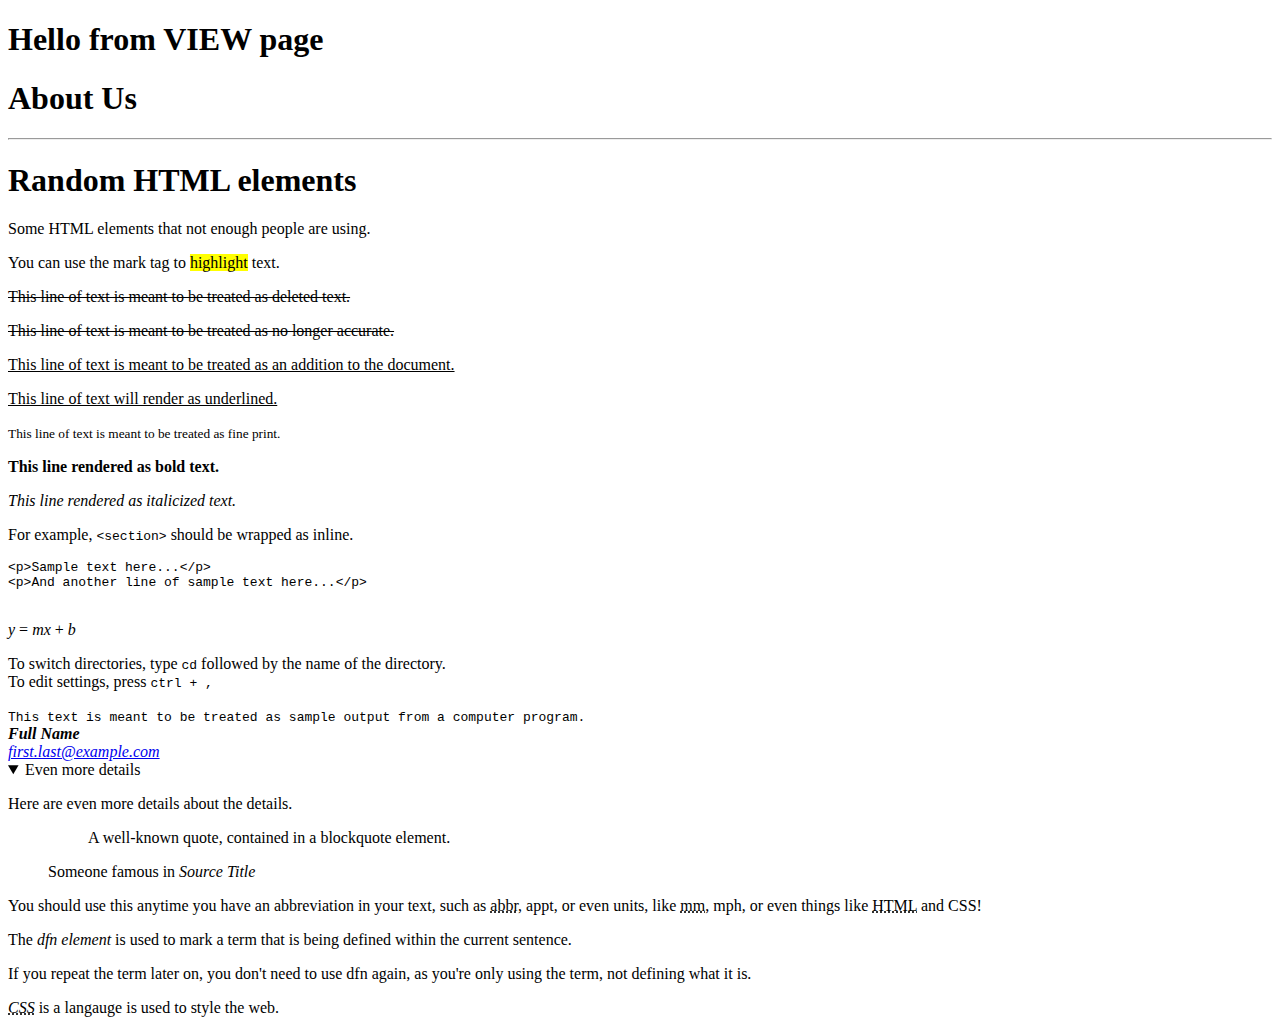
<file: view.html>
<!DOCTYPE html>
<html lang="en">
	<head>
		<meta charset="UTF-8" />
		<meta http-equiv="X-UA-Compatible" content="IE=edge" />
		<meta name="viewport" content="width=device-width, initial-scale=1.0" />
		<link rel="shortcut icon" href="/favicon.ico" type="image/x-icon" />
		<link rel="icon" href="/favicon.ico" type="image/x-icon" />
		<link rel="stylesheet" href="css/variables.css" />
		<link rel="stylesheet" href="css/typography.css" />
		<title>Document</title>
	</head>
	<body>
		<h1>Hello from VIEW page</h1>

		<section aria-labelledby="about-title" id="about" class="typo">
			<h1 id="about-title">About Us</h1>
			<hr />
			<article>
				<h1>Random HTML elements</h1>
				<p>Some HTML elements that not enough people are using.</p>

				<p>You can use the mark tag to <mark>highlight</mark> text.</p>
				<p><del>This line of text is meant to be treated as deleted text.</del></p>
				<p><s>This line of text is meant to be treated as no longer accurate.</s></p>
				<p><ins>This line of text is meant to be treated as an addition to the document.</ins></p>
				<p><u>This line of text will render as underlined.</u></p>
				<p><small>This line of text is meant to be treated as fine print.</small></p>
				<p><strong>This line rendered as bold text.</strong></p>
				<p><em>This line rendered as italicized text.</em></p>

				<p>For example, <code>&lt;section&gt;</code> should be wrapped as inline.</p>

				<pre><code>&lt;p&gt;Sample text here...&lt;/p&gt;<br>&lt;p&gt;And another line of sample text here...&lt;/p&gt;
				</code></pre>

				<p><var>y</var> = <var>m</var><var>x</var> + <var>b</var></p>

				<p>
					To switch directories, type <kbd>cd</kbd> followed by the name of the directory.<br />
					To edit settings, press <kbd><kbd>ctrl</kbd> + <kbd>,</kbd></kbd>
				</p>

				<samp>This text is meant to be treated as sample output from a computer program.</samp>

				<address>
					<strong>Full Name</strong><br />
					<a href="#">first.last@example.com</a>
				</address>

				<details open>
					<summary>Even more details</summary>
					<p>Here are even more details about the details.</p>
				</details>

				<figure>
					<blockquote>
						<p>A well-known quote, contained in a blockquote element.</p>
					</blockquote>
					<figcaption>Someone famous in <cite title="Source Title">Source Title</cite></figcaption>
				</figure>

				<p>
					You should use this anytime you have an abbreviation in your text, such as <abbr title="abbreviation">abbr</abbr>, appt,
					or even units, like <abbr title="millimeters">mm</abbr>, mph, or even things like
					<abbr title="HyperText Markup Language">HTML</abbr> and CSS!
				</p>

				<p>The <dfn>dfn element</dfn> is used to mark a term that is being defined within the current sentence.</p>
				<p>
					If you repeat the term later on, you don't need to use dfn again, as you're only using the term, not defining what it
					is.
				</p>
				<p>
					<dfn><abbr title="Cascading Style Sheets">CSS</abbr></dfn> is a langauge is used to style the web.
				</p>
			</article>
		</section>
	</body>
</html>
</file>
<file: css/variables.css>
:root {
	/* COLORS */
	--primary-hue: 32;
	--primary-saturation: 100%;
	--primary-100: hsl(var(--primary-hue), var(--primary-saturation), 90%);
	--primary-300: hsl(var(--primary-hue), var(--primary-saturation), 70%);
	--primary-500: hsl(var(--primary-hue), var(--primary-saturation), 50%);
	--primary-700: hsl(var(--primary-hue), var(--primary-saturation), 30%);
	--primary-900: hsl(var(--primary-hue), var(--primary-saturation), 10%);

	--accent-hue: 144;
	--accent-saturation: 37%;
	--accent-brightness: 83%;
	--accent: hsl(var(--accent-hue), var(--accent-saturation), var(--accent-brightness));

	--secondary-accent-hue: 225;
	--secondary-accent-saturation: 97%;
	--secondary-accent-brightness: 85%;
	--secondary-accent: hsl(var(--secondary-accent-hue), var(--secondary-accent-saturation), var(--secondary-accent-brightness));

	--tertiary-accent-hue: 32;
	--tertiary-accent-saturation: 100%;
	--tertiary-accent-brightness: 75%;
	--tertiary-accent: hsl(var(--tertiary-accent-hue), var(--tertiary-accent-saturation), var(--tertiary-accent-brightness));

	/* TYPOGRAPHY */
	--fsize-sm: 0.8em;
	--fsize-md: 1em;
	--fsize-lg: 1.4em;
	--fsize-xl: 2em;

	/* BORDER RADIUS */
	--radius-sm: 1em;
	--radius: calc(var(--radius-sm) * 2);
	--radius-lg: calc(var(--radius-sm) * 3);
	--radius-full: 9999px;

	/* TRANSITIONS */
	--trans-fast: 0.25s;
	--trans-mid: 0.5s;
	--trans-slow: 0.75s;

	--trans-ease: ease;
	--trans-elastic: cubic-bezier(0.68, -0.55, 0.265, 1.55);

	--transition-fast: var(--trans-fast) var(--trans-ease);
	--transition: var(--trans-mid) var(--trans-ease);
	--transition-fast-elastic: var(--trans-fast) var(--trans-elastic);
	--transition-elastic: var(--trans-mid) var(--trans-elastic);

	/* SHADOWS */
	--shadow-clone: inset 0 0 0 0.15rem hsla(0, 0%, 0%, 0.2);
	--accent-shadow-clone: inset 0 0 0 0.15rem var(--accent);
	--secondary-shadow-clone: inset 0 0 0 0.15rem var(--secondary-accent);
	--tertiary-shadow-clone: inset 0 0 0 0.15rem var(--tertiary-accent);

	/* GENERAL */
	--bg-card: hsl(0, 0%, 100%);
	--bg: hsl(var(--primary-hue), 50%, 92.5%);
	--color: hsl(0, 0%, 0%);

	--container-max-w: 1536px;
	--path-opacity: 1;
}

@media (prefers-color-scheme: dark) {
	:root {
		--shadow-clone: inset 0 0 0 0.15rem hsla(0, 0%, 100%, 0.2);
		--accent-shadow-clone: inset 0 0 0 0.15rem
			hsla(var(--accent-hue), var(--accent-saturation), var(--accent-brightness), var(--path-opacity));
		--secondary-shadow-clone: inset 0 0 0 0.15rem
			hsla(var(--secondary-accent-hue), var(--secondary-accent-saturation), var(--secondary-accent-brightness), var(--path-opacity));
		--tertiary-shadow-clone: inset 0 0 0 0.15rem
			hsla(var(--tertiary-accent-hue), var(--tertiary-accent-saturation), var(--tertiary-accent-brightness), var(--path-opacity));

		--bg-card: hsl(0, 0%, 10%);
		--bg: hsl(var(--primary-hue), 10%, 0%);
		--color: hsl(0, 0%, 100%);

		--path-opacity: 0.3;
	}
}

@media (prefers-reduced-motion) {
	:root {
		--trans-fast: 0.05s;
		--trans-mid: 0.1s;
		--trans-slow: 0.15s;

		--trans-elastic: ease;
	}
}

@media print {
	:root {
		--bg-card: white;
		--bg: white;
		--color: black;
	}
}
</file>
<file: css/styles.css>
/*
* Prefixed by https://autoprefixer.github.io
* PostCSS: v8.4.12,
* Autoprefixer: v10.4.4
* Browsers: last 4 version
* NOTE: Removed some auto converted grid styles
*/

/* 
TABLE OF CONTENT
	1. CSS reset
	2. AS PER PROJECT CSS RESET
	3. UTILS
	4. SKIP LINKS
	5. NAVIGATION
		5.1. NAVIGATION TOGGLE
		5.2. NAVIGATION MENU
		5.3. NAVIGATION TITLE
	6. CARD
		6.1. CARD VARIANTS
		6.2. CARD INTERACTIVITY
		6.3. CARD GRAPHICS
	7. SVGS
		7.1. BURGER
		7.2. SALAD
		7.3. MEAL
	8. ASIDE
	9. FOOTER
	10. RESPONSIVE
	11. ANIMATION
	12. ACCESSIBILITY
	13. BONUS
*/

/*
  1. CSS reset
  Josh's Custom CSS Reset
  https://www.joshwcomeau.com/css/custom-css-reset/
*/
*,
*::before,
*::after {
	-webkit-box-sizing: border-box;
	box-sizing: border-box;
}

* {
	margin: 0;
}

html,
body {
	height: 100%;
}

body {
	line-height: 1.5;
	-webkit-font-smoothing: antialiased;
}

img,
picture,
video,
canvas,
svg {
	display: block;
	max-width: 100%;
}

input,
button,
textarea,
select {
	font: inherit;
}

p,
h1,
h2,
h3,
h4,
h5,
h6 {
	overflow-wrap: break-word;
}

/* 2. AS PER PROJECT CSS RESET */

html {
	font-family: -apple-system, BlinkMacSystemFont, "Segoe UI", Roboto, Oxygen, Ubuntu, Cantarell, "Open Sans", "Helvetica Neue", sans-serif;

	/* color-scheme: dark light; */

	/* direction: rtl; */
	/* writing-mode: vertical-rl; */
	/* writing-mode: vertical-lr; */
	/* text-orientation: upright; */
}

@supports (scroll-behavior: smooth) and (scroll-padding-block-start: 1px) {
	html {
		scroll-behavior: smooth;
		scroll-padding-block-start: 7.25rem;
	}
}

svg {
	width: 1em;
	height: 1em;
	fill: currentColor;
}

* {
	-webkit-tap-highlight-color: rgba(0, 0, 0, 0);
	-moz-tap-highlight-color: rgba(0, 0, 0, 0);
}

*::-moz-focus-inner {
	border: 0;
}

body {
	--bg-color: var(--bg);
	--text-color: var(--color);
	--card-bg: var(--bg-card);

	background-color: var(--bg-color);
	color: var(--text-color);
	overflow-x: hidden;
}

main {
	padding: 1.5em;
	margin: -1.5em;
	position: relative;
}

footer,
nav {
	-ms-grid-column: 1;
	-ms-grid-column-span: 1;
	grid-column: 1 / 2;
	padding: 3em 0;
}

a {
	color: var(--text-color);
	text-decoration: none;
}

/* 3. UTILS */
.container {
	inline-size: clamp(1px, 100%, var(--container-max-w));
	margin-inline: auto;
	padding-inline: 1.5em;
}

.wrapper-grid {
	display: -ms-grid;
	display: grid;
	-ms-grid-columns: 1fr;
	grid-template-columns: 1fr;
	-ms-grid-rows: auto 1.5em auto 1.5em 1fr 1.5em auto;
	grid-template-rows: auto auto 1fr auto;
	min-height: 100%;
	-webkit-box-align: start;
	-ms-flex-align: start;
	align-items: start;
	gap: 1.5em;
}

.grid {
	display: -ms-grid;
	display: grid;
	gap: 1.5em;
	-ms-grid-columns: 1fr;
	grid-template-columns: 1fr;
	grid-auto-flow: row dense;
}

.span--2 {
	-ms-grid-column-span: 1;
	grid-column: span 1;
}

.outline--none {
	outline: none;
}

/* 4. SKIP LINKS */

a[data-skip] {
	background-color: var(--color);
	border-end-end-radius: var(--radius);
	color: var(--bg-card);
	font-size: 1rem;
	font-weight: bold;
	inset-block-start: 0;
	inset-inline-start: 0;
	outline: none;
	padding: 1em;
	position: fixed;
	-webkit-transform: translateY(-110vmax);
	-ms-transform: translateY(-110vmax);
	transform: translateY(-110vmax);
	-webkit-transition: -webkit-transform var(--transition);
	transition: -webkit-transform var(--transition);
	-o-transition: transform var(--transition);
	transition: transform var(--transition);
	transition: transform var(--transition), -webkit-transform var(--transition);
	z-index: 99;
}
a[data-skip]:focus-visible {
	-webkit-transform: translateY(0);
	-ms-transform: translateY(0);
	transform: translateY(0);
}
a[data-skip]:is(:focus, :hover) {
	outline: 0.2em solid var(--color);
	outline-offset: 0.2em;
}

/* 5. NAVIGATION */
nav {
	position: relative;
	display: -webkit-box;
	display: -ms-flexbox;
	display: flex;
	-webkit-box-align: center;
	-ms-flex-align: center;
	align-items: center;
	-webkit-box-pack: justify;
	-ms-flex-pack: justify;
	justify-content: space-between;
}

/* 5.1. NAVIGATION TOGGLE */
#menu-toggle {
	block-size: 0;
	inline-size: 0;
	opacity: 0;
	pointer-events: none;
	position: absolute;
}
#menu-toggle + label {
	background-color: var(--bg-card);
	block-size: 2.5em;
	border-radius: var(--radius-full);
	cursor: pointer;
	display: block;
	-ms-flex-negative: 0;
	flex-shrink: 0;
	font-size: var(--fsize-lg);
	inline-size: 2.5em;
	position: relative;
	-webkit-transition: background-color var(--transition);
	-o-transition: background-color var(--transition);
	transition: background-color var(--transition);
	z-index: 4;
}
#menu-toggle + label span {
	opacity: 0;
	pointer-events: none;
	position: absolute;
	visibility: collapse;
}
#menu-toggle:focus-visible + label {
	outline: 0.15em solid var(--color);
}
#menu-toggle:checked + label,
#menu-toggle + label:is(:hover, :focus) {
	-webkit-box-shadow: var(--shadow-clone);
	box-shadow: var(--shadow-clone);
	background-color: var(--bg);
	color: var(--primary-500);
}
#menu-toggle + label svg {
	inset-block-start: 50%;
	inset-inline-start: 50%;
	position: absolute;
	-webkit-transform: translate(-50%, -50%);
	-ms-transform: translate(-50%, -50%);
	transform: translate(-50%, -50%);
	-webkit-transition: opacity var(--transition);
	-o-transition: opacity var(--transition);
	transition: opacity var(--transition);
}
html[dir="rtl"] #menu-toggle + label svg {
	-webkit-transform: translate(50%, -50%);
	-ms-transform: translate(50%, -50%);
	transform: translate(50%, -50%);
}
#menu-toggle + label .menu__opened {
	opacity: 0;
}
#menu-toggle + label .menu__closed {
	opacity: 1;
}
#menu-toggle:checked + label .menu__opened {
	opacity: 1;
}
#menu-toggle:checked + label .menu__closed {
	opacity: 0;
}

/* 5.2. NAVIGATION MENU */
#menu-toggle:checked ~ ul[data-dropdown] {
	pointer-events: all;
	-webkit-transform: translateX(0);
	-ms-transform: translateX(0);
	transform: translateX(0);
	-webkit-transition: visibility var(--transition) 0s, -webkit-transform var(--transition);
	transition: visibility var(--transition) 0s, -webkit-transform var(--transition);
	-o-transition: transform var(--transition), visibility var(--transition) 0s;
	transition: transform var(--transition), visibility var(--transition) 0s;
	transition: transform var(--transition), visibility var(--transition) 0s, -webkit-transform var(--transition);
	visibility: visible;
	will-change: transform;
}
ul[data-dropdown] {
	background-color: var(--bg-card);
	block-size: 100%;
	font-size: 1.5rem;
	inset: 0;
	list-style-type: none;
	overflow-y: auto;
	-ms-scroll-chaining: none;
	overscroll-behavior: contain;
	padding-block: 5em;
	-webkit-padding-end: 4em;
	padding-inline-end: 4em;
	-webkit-padding-start: 1em;
	padding-inline-start: 1em;
	pointer-events: none;
	position: fixed;
	transform: translateX(110%) translateZ(0);
	-webkit-transform: translateX(110%) translateZ(0);
	-webkit-transition: visibility var(--transition) var(--trans-mid), -webkit-transform var(--trans-slow) var(--trans-ease);
	transition: visibility var(--transition) var(--trans-mid), -webkit-transform var(--trans-slow) var(--trans-ease);
	-o-transition: transform var(--trans-slow) var(--trans-ease), visibility var(--transition) var(--trans-mid);
	transition: transform var(--trans-slow) var(--trans-ease), visibility var(--transition) var(--trans-mid);
	transition: transform var(--trans-slow) var(--trans-ease), visibility var(--transition) var(--trans-mid),
		-webkit-transform var(--trans-slow) var(--trans-ease);
	visibility: hidden;
	z-index: 3;
}
/* :empty selector if no content inside */
ul[data-dropdown] li a:not([data-skip]):first-child:nth-last-child(n + 2)::before {
	content: "+ ";
	font-weight: bolder;
}
ul[data-dropdown] a:not([data-skip]) {
	border-radius: var(--radius-sm);
	display: block;
	outline: none;
	padding: 0.5em 1em;
	-webkit-transition: background-color var(--transition-fast);
	-o-transition: background-color var(--transition-fast);
	transition: background-color var(--transition-fast);
	white-space: nowrap;
}
ul[data-dropdown] a:not([data-skip]):is(:hover, :focus, :focus-visible) {
	background-color: var(--bg);
	color: var(--primary-500);
}
ul[data-dropdown] li > ul {
	-webkit-box-shadow: -0.2em 0 0 -0.1em var(--color);
	box-shadow: -0.2em 0 0 -0.1em var(--color);
	display: -ms-grid;
	display: grid;
	gap: 0.25em;
	list-style-type: none;
	margin-block: 0.5em;
	-webkit-margin-start: 1.25em;
	margin-inline-start: 1.25em;
	-webkit-padding-start: 0.25em;
	padding-inline-start: 0.25em;
}
html[dir="rtl"] ul[data-dropdown] li > ul {
	-webkit-box-shadow: 0.2em 0 0 -0.1em var(--color);
	box-shadow: 0.2em 0 0 -0.1em var(--color);
}

/* 5.3. NAVIGATION TITLE */
.title * {
	display: -webkit-inline-box;
	display: -ms-inline-flexbox;
	display: inline-flex;
	-webkit-box-orient: vertical;
	-webkit-box-direction: normal;
	-ms-flex-direction: column;
	flex-direction: column;
	font-size: calc(var(--fsize-xl) * 1.25);
	letter-spacing: 0.05em;
	line-height: 1.1;
	position: relative;
}
.title *::after {
	background-image: -webkit-gradient(
		linear,
		left top,
		right top,
		from(rgba(131, 58, 180, 1)),
		color-stop(50%, rgba(253, 29, 29, 1)),
		to(rgba(252, 176, 69, 1))
	);
	background-image: -o-linear-gradient(left, rgba(131, 58, 180, 1) 0%, rgba(253, 29, 29, 1) 50%, rgba(252, 176, 69, 1) 100%);
	background-image: linear-gradient(90deg, rgba(131, 58, 180, 1) 0%, rgba(253, 29, 29, 1) 50%, rgba(252, 176, 69, 1) 100%);
	background-position: bottom left;
	background-repeat: no-repeat;
	background-size: 0% 100%;
	border-radius: var(--radius);
	content: attr(data-motto);
	font-size: calc(var(--fsize-sm) / 4);
	font-weight: 900;
	line-height: 1.4;
	-webkit-margin-before: 1em;
	margin-block-start: 1em;
	-webkit-padding-start: 1em;
	padding-inline-start: 1em;
	text-transform: uppercase;
	-webkit-transition: background-size var(--transition), color var(--transition);
	-o-transition: background-size var(--transition), color var(--transition);
	transition: background-size var(--transition), color var(--transition);
}
.title:focus * {
	-webkit-text-decoration-line: underline;
	text-decoration-line: underline;
}
.title:is(:hover, :focus-visible) *::after {
	color: white;
	background-size: 100% 100%;
}

/* 6. CARD */
.card {
	--accent-color: hsl(var(--accent-hue), var(--accent-saturation), 37.5%);
	--icon-bg-color: hsla(var(--accent-hue), var(--accent-saturation), 37.5%, 0.25);
	--icon-size: var(--fsize-xl);
	--accent-shadow: var(--accent-shadow-clone);
	--accent-path: hsla(var(--accent-hue), var(--accent-saturation), var(--accent-brightness), var(--path-opacity));

	background-color: var(--card-bg);
	border-radius: var(--radius);
	cursor: pointer;
	display: -webkit-box;
	display: -ms-flexbox;
	display: flex;
	-webkit-box-orient: vertical;
	-webkit-box-direction: normal;
	-ms-flex-direction: column;
	flex-direction: column;
	isolation: isolate;
	outline: none;
	position: relative;
	-webkit-transform-origin: bottom;
	-ms-transform-origin: bottom;
	transform-origin: bottom;
	-webkit-transition: -webkit-transform var(--transition-elastic);
	transition: -webkit-transform var(--transition-elastic);
	-o-transition: transform var(--transition-elastic);
	transition: transform var(--transition-elastic);
	transition: transform var(--transition-elastic), -webkit-transform var(--transition-elastic);
}
.card::before,
.card::after {
	border-radius: var(--radius);
	content: "";
	inset: 0;
	pointer-events: none;
	position: absolute;
	-webkit-user-select: none;
	-moz-user-select: none;
	-ms-user-select: none;
	user-select: none;
}
.card::before {
	-webkit-box-shadow: var(--accent-shadow);
	box-shadow: var(--accent-shadow);
	z-index: -2;
}
.card::after {
	background-color: var(--accent-path);
	-webkit-clip-path: circle(70% at 100% 100%);
	clip-path: circle(70% at 100% 100%);
	overflow: hidden;
	-webkit-transition: -webkit-clip-path var(--transition-elastic);
	transition: -webkit-clip-path var(--transition-elastic);
	-o-transition: clip-path var(--transition-elastic);
	transition: clip-path var(--transition-elastic);
	transition: clip-path var(--transition-elastic), -webkit-clip-path var(--transition-elastic);
	z-index: -1;
}
html[dir="rtl"] .card::after {
	-webkit-clip-path: circle(70% at 0% 100%);
	clip-path: circle(70% at 0% 100%);
}
.card__header {
	padding: 2em;
	-webkit-transition: opacity var(--transition-elastic);
	-o-transition: opacity var(--transition-elastic);
	transition: opacity var(--transition-elastic);
}
.card__heading {
	-webkit-box-align: center;
	-ms-flex-align: center;
	align-items: center;
	display: -webkit-box;
	display: -ms-flexbox;
	display: flex;
}
.card__icon {
	color: var(--accent-color);
	-ms-flex-negative: 0;
	flex-shrink: 0;
	font-size: var(--icon-size);
	padding: 0.375em;
	position: relative;
	-webkit-user-select: none;
	-moz-user-select: none;
	-ms-user-select: none;
	user-select: none;
}
.card__icon::before {
	background-color: var(--icon-bg-color);
	border-radius: var(--radius-full);
	content: "";
	inset: 0;
	position: absolute;
}
.card__sub-title {
	color: var(--accent-color);
	font-size: var(--fsize-lg);
	font-weight: bold;
	-webkit-margin-start: 0.5em;
	margin-inline-start: 0.5em;
	text-transform: uppercase;
	-webkit-user-select: none;
	-moz-user-select: none;
	-ms-user-select: none;
	user-select: none;
}
.card__title {
	font-size: var(--fsize-xl);
	line-height: 1.2;
	-webkit-margin-before: 0.75em;
	margin-block-start: 0.75em;
}
.card__body {
	position: relative;
}
.card__body::before {
	background-color: var(--primary-700);
	block-size: 5rem;
	border-radius: 50%;
	content: "";
	-webkit-filter: blur(0.75rem);
	filter: blur(0.75rem);
	inline-size: 12.5rem;
	inset-block-start: 50%;
	inset-inline-start: 50%;
	opacity: 0;
	position: absolute;
	-webkit-transform: translate(-35%, 150%) rotateZ(-5deg);
	-ms-transform: translate(-35%, 150%) rotate(-5deg);
	transform: translate(-35%, 150%) rotateZ(-5deg);
	-webkit-transition: opacity var(--transition-elastic);
	-o-transition: opacity var(--transition-elastic);
	transition: opacity var(--transition-elastic);
}
.card__body svg {
	max-block-size: 25em;
	pointer-events: none;
	-webkit-user-select: none;
	-moz-user-select: none;
	-ms-user-select: none;
	user-select: none;
}

/* 6.1. CARD VARIANTS */
.card--secondary {
	--accent-color: hsl(var(--secondary-accent-hue), var(--secondary-accent-saturation), 60%);
	--icon-bg-color: hsla(var(--secondary-accent-hue), var(--secondary-accent-saturation), 60%, 0.15);
	--icon-size: var(--fsize-xl);
	--accent-shadow: var(--secondary-shadow-clone);
	--accent-path: hsla(
		var(--secondary-accent-hue),
		var(--secondary-accent-saturation),
		var(--secondary-accent-brightness),
		var(--path-opacity)
	);
}
.card--tertiary {
	--accent-color: hsl(var(--tertiary-accent-hue), var(--tertiary-accent-saturation), 37.5%);
	--icon-bg-color: hsla(var(--tertiary-accent-hue), var(--tertiary-accent-saturation), 45%, 0.15);
	--icon-size: var(--fsize-xl);
	--accent-shadow: var(--tertiary-shadow-clone);
	--accent-path: hsla(
		var(--tertiary-accent-hue),
		var(--tertiary-accent-saturation),
		var(--tertiary-accent-brightness),
		var(--path-opacity)
	);
}

/* 6.2. CARD INTERACTIVITY */
.grid__item {
	border-radius: var(--radius);
	-webkit-transition: -webkit-transform var(--transition-fast-elastic);
	transition: -webkit-transform var(--transition-fast-elastic);
	-o-transition: transform var(--transition-fast-elastic);
	transition: transform var(--transition-fast-elastic);
	transition: transform var(--transition-fast-elastic), -webkit-transform var(--transition-fast-elastic);
	will-change: contents;
}
.grid__item:target {
	-webkit-animation-name: pulse;
	animation-name: pulse;
	-webkit-animation-duration: 1.5s;
	animation-duration: 1.5s;
	-webkit-animation-timing-function: var(--transition-elastic);
	animation-timing-function: var(--transition-elastic);
	-webkit-animation-delay: 0.25s;
	animation-delay: 0.25s;
	-webkit-animation-iteration-count: infinite;
	animation-iteration-count: infinite;
	-webkit-animation-fill-mode: forwards;
	animation-fill-mode: forwards;
}
.grid__item:target:active {
	-webkit-animation-play-state: paused;
	animation-play-state: paused;
}
.grid__item:not(:target):active {
	-webkit-transform: scale(0.9);
	-ms-transform: scale(0.9);
	transform: scale(0.9);
}
.grid__item:is(:hover, :focus-visible) .card {
	-webkit-transform: rotateX(45deg) rotateZ(2.5deg);
	transform: rotateX(45deg) rotateZ(2.5deg);
}
.grid__item:is(:hover, :focus-visible) .card::after {
	-webkit-clip-path: circle(25% at 100% 100%);
	clip-path: circle(25% at 100% 100%);
}
html[dir="rtl"] .grid__item:is(:hover, :focus-visible) .card::after {
	-webkit-clip-path: circle(25% at 0% 100%);
	clip-path: circle(25% at 0% 100%);
}
.grid__item:is(:hover, :focus-visible) .card__header {
	opacity: 0.25;
}
.grid__item:is(:hover, :focus-visible) .card__body::before {
	opacity: 0.25;
}

/* 6.3. CARD GRAPHICS */
.card :is(.burger, .salad, .meal) {
	-webkit-transition: -webkit-transform var(--transition-elastic), -webkit-filter var(--transition-elastic);
	transition: -webkit-transform var(--transition-elastic), -webkit-filter var(--transition-elastic);
	-o-transition: transform var(--transition-elastic), filter var(--transition-elastic);
	transition: transform var(--transition-elastic), filter var(--transition-elastic);
	transition: transform var(--transition-elastic), filter var(--transition-elastic), -webkit-transform var(--transition-elastic),
		-webkit-filter var(--transition-elastic);
	-webkit-transform: scale(1.25);
	-ms-transform: scale(1.25);
	transform: scale(1.25);
}

.grid__item:is(:hover, :focus-visible) :is(.burger, .salad, .meal) {
	-webkit-filter: drop-shadow(0 0 1.5rem hsla(var(--primary-hue), var(--primary-saturation), 30%, 0.25));
	filter: drop-shadow(0 0 1.5rem hsla(var(--primary-hue), var(--primary-saturation), 30%, 0.25));
	-webkit-transform: scale(1.5) scaleY(1.5) translateY(-25%);
	-ms-transform: scale(1.5) scaleY(1.5) translateY(-25%);
	transform: scale(1.5) scaleY(1.5) translateY(-25%);
}

/* 7. SVGS */

:is(.burger, .salad, .meal) {
	block-size: auto;
	inline-size: 100%;
	margin-inline: auto;
}
:is(.burger, .salad, .meal) * {
	-webkit-transition: -webkit-transform var(--transition-elastic);
	transition: -webkit-transform var(--transition-elastic);
	-o-transition: transform var(--transition-elastic);
	transition: transform var(--transition-elastic);
	transition: transform var(--transition-elastic), -webkit-transform var(--transition-elastic);
}

/* 7.1. BURGER */
.grid__item:is(:hover, :focus-visible) .burger > * {
	-webkit-transform: translate(0, 0);
	-ms-transform: translate(0, 0);
	transform: translate(0, 0);
}

/* 7.2. SALAD */
.grid__item:is(:hover, :focus-visible) .salad > *#lettuce-b {
	-webkit-transform: translate(5%, -25%) rotateZ(15deg);
	-ms-transform: translate(5%, -25%) rotate(15deg);
	transform: translate(5%, -25%) rotateZ(15deg);
}
.grid__item:is(:hover, :focus-visible) .salad > *#onion-d {
	-webkit-transform: translate(10%, -20%) skewX(-15deg);
	-ms-transform: translate(10%, -20%) skewX(-15deg);
	transform: translate(10%, -20%) skewX(-15deg);
}
.grid__item:is(:hover, :focus-visible) .salad > *#tomato-e {
	-webkit-transform: translate(10%, -10%) skewY(-5deg);
	-ms-transform: translate(10%, -10%) skewY(-5deg);
	transform: translate(10%, -10%) skewY(-5deg);
}
.grid__item:is(:hover, :focus-visible) .salad > *#tomato-d {
	-webkit-transform: translate(-10%, -20%) rotateZ(10deg);
	-ms-transform: translate(-10%, -20%) rotate(10deg);
	transform: translate(-10%, -20%) rotateZ(10deg);
}
.grid__item:is(:hover, :focus-visible) .salad > *#lettuce-a {
	-webkit-transform: translate(0, 10%) rotateZ(-15deg);
	-ms-transform: translate(0, 10%) rotate(-15deg);
	transform: translate(0, 10%) rotateZ(-15deg);
}
.grid__item:is(:hover, :focus-visible) .salad > *#tomato-b {
	-webkit-transform: translate(5%, -30%) skewY(25deg);
	-ms-transform: translate(5%, -30%) skewY(25deg);
	transform: translate(5%, -30%) skewY(25deg);
}
.grid__item:is(:hover, :focus-visible) .salad > *#onion-c {
	-webkit-transform: translate(5%, -10%) rotateZ(-5deg);
	-ms-transform: translate(5%, -10%) rotate(-5deg);
	transform: translate(5%, -10%) rotateZ(-5deg);
}
.grid__item:is(:hover, :focus-visible) .salad > *#tomato-a {
	-webkit-transform: translate(0, 17.5%) rotateZ(-20deg);
	-ms-transform: translate(0, 17.5%) rotate(-20deg);
	transform: translate(0, 17.5%) rotateZ(-20deg);
}
.grid__item:is(:hover, :focus-visible) .salad > *#onion-b {
	-webkit-transform: translate(10%, -24.5%) rotateZ(30deg);
	-ms-transform: translate(10%, -24.5%) rotate(30deg);
	transform: translate(10%, -24.5%) rotateZ(30deg);
}
.grid__item:is(:hover, :focus-visible) .salad > *#onion-a {
	-webkit-transform: translate(55%, -20%) rotateZ(40deg);
	-ms-transform: translate(55%, -20%) rotate(40deg);
	transform: translate(55%, -20%) rotateZ(40deg);
}

/* 7.3. MEAL */
.grid__item:is(:hover, :focus-visible) .meal #menu-cup-cap {
	-webkit-transform: translate(2.5%, -10%) rotateZ(5deg);
	-ms-transform: translate(2.5%, -10%) rotate(5deg);
	transform: translate(2.5%, -10%) rotateZ(5deg);
}
.grid__item:is(:hover, :focus-visible) .meal #menu-top-bun {
	-webkit-transform: translate(-5%, -8%) rotateZ(-5deg);
	-ms-transform: translate(-5%, -8%) rotate(-5deg);
	transform: translate(-5%, -8%) rotateZ(-5deg);
}
.grid__item:is(:hover, :focus-visible) .meal :is(#menu-ketchup, #menu-patties, #menu-bottom-sauce) {
	-webkit-transform: translate(-4%, -4%) rotateZ(-4deg);
	-ms-transform: translate(-4%, -4%) rotate(-4deg);
	transform: translate(-4%, -4%) rotateZ(-4deg);
}

/* 8. ASIDE */
aside {
	background-color: var(--card-bg);
	border-radius: var(--radius);
	-webkit-box-shadow: var(--shadow-clone);
	box-shadow: var(--shadow-clone);
	-ms-grid-column: 1;
	grid-column: 1 / 1;
	-ms-grid-row: 2;
	-ms-grid-row-span: 1;
	grid-row: 2 / 3;
	inline-size: 100%;
	inset-block-start: -3em;
	overflow: hidden;
	position: sticky;
	-webkit-user-select: none;
	-moz-user-select: none;
	-ms-user-select: none;
	user-select: none;
}
[data-aside-title] {
	padding: 0.5em 1em;
}
aside ul:not([data-dropdown]) {
	counter-reset: list-numbers;

	display: -ms-grid;

	display: grid;
	gap: 1em;
	grid-auto-columns: -webkit-min-content;
	grid-auto-columns: min-content;
	grid-auto-flow: column;
	list-style-type: none;
	overflow-x: auto;
	overscroll-behavior-inline: contain;
	-webkit-padding-after: 1.5em;
	padding-block-end: 1.5em;
	-webkit-padding-before: 0.5em;
	padding-block-start: 0.5em;
	padding-inline: 1.5em;
	scroll-padding-inline: 1.5em;
	-ms-scroll-snap-type: inline mandatory;
	scroll-snap-type: inline mandatory;
}
aside ul:not([data-dropdown]) li a:not([data-skip]) {
	counter-increment: list-numbers;

	-webkit-box-align: center;

	-ms-flex-align: center;

	align-items: center;
	border-radius: var(--radius);
	-webkit-box-shadow: var(--shadow-clone);
	box-shadow: var(--shadow-clone);
	cursor: pointer;
	display: -webkit-box;
	display: -ms-flexbox;
	display: flex;
	font-weight: bold;
	gap: 1em;
	inline-size: -webkit-max-content;
	inline-size: -moz-max-content;
	inline-size: max-content;
	outline: none;
	padding-block: 0.5em;
	-webkit-padding-end: 1em;
	padding-inline-end: 1em;
	-webkit-padding-start: 0.5em;
	padding-inline-start: 0.5em;
	scroll-snap-align: start;
	white-space: nowrap;
	-webkit-transition: color var(--transition-fast), background-color var(--transition-fast);
	-o-transition: color var(--transition-fast), background-color var(--transition-fast);
	transition: color var(--transition-fast), background-color var(--transition-fast);
}
aside ul:not([data-dropdown]) li a:not([data-skip])::before {
	border-radius: var(--radius-full);
	color: var(--tertiary-accent);
	content: "#" counter(list-numbers) " ";
	font-size: 1.5em;
	font-weight: bolder;
	padding-inline: 0.5em;
	-webkit-margin-end: -0.25em;
	margin-inline-end: -0.25em;
	-webkit-transition: color var(--transition-fast);
	-o-transition: color var(--transition-fast);
	transition: color var(--transition-fast);
}
aside ul:not([data-dropdown]) li a:not([data-skip]):is(:hover, :focus) {
	background-color: var(--tertiary-accent);
	color: black;
}
aside ul:not([data-dropdown]) li a:not([data-skip]):is(:hover, :focus)::before {
	color: black;
}
aside ul:not([data-dropdown]) li a:not([data-skip]):focus-visible {
	outline: 0.2em solid var(--color);
}

/* 9. FOOTER */
footer {
	display: -webkit-box;
	display: -ms-flexbox;
	display: flex;
	-webkit-box-pack: justify;
	-ms-flex-pack: justify;
	justify-content: space-between;
	-webkit-box-align: center;
	-ms-flex-align: center;
	align-items: center;
}
footer #github-repo {
	font-size: var(--fsize-lg);
}

/* 10. ANIMATION */
@-webkit-keyframes pulse {
	0% {
		transform: scale(1) translateZ(0);
		-webkit-transform: scale(1) translateZ(0);
	}
	50% {
		transform: scale(0.95);
		-webkit-transform: scale(0.95) translateZ(0);
	}
}
@keyframes pulse {
	0% {
		transform: scale(1) translateZ(0);
		-webkit-transform: scale(1) translateZ(0);
	}
	50% {
		transform: scale(0.95);
		-webkit-transform: scale(0.95) translateZ(0);
	}
}

/* 11. RESPONSIVE */
@media (min-width: 1024px) {
	html {
		scroll-padding-block-start: 3em;
	}

	footer,
	nav {
		-ms-grid-column: 1;
		-ms-grid-column-span: 2;
		grid-column: 1 / 3;
	}

	main {
		padding: 3em;
		margin: -3em;
	}

	.container {
		padding-inline: 3em;
	}
	.wrapper-grid {
		-ms-grid-columns: 1fr 3em auto;
		grid-template-columns: 1fr auto;
		-ms-grid-rows: auto 3em 1fr 3em auto;
		grid-template-rows: auto 1fr auto;
		gap: 3em;
	}
	.grid {
		gap: 3em;
	}

	#menu-toggle {
		visibility: hidden;
	}
	#menu-toggle + label {
		display: none;
	}
	ul[data-dropdown] {
		-webkit-box-align: center;
		-ms-flex-align: center;
		align-items: center;
		background-color: transparent;
		block-size: unset;
		display: -webkit-inline-box;
		display: -ms-inline-flexbox;
		display: inline-flex;
		gap: 0.5em;
		inset: unset;
		opacity: 1;
		overflow-y: visible;
		-ms-scroll-chaining: unset;
		overscroll-behavior: unset;
		padding: 0;
		pointer-events: all;
		position: static;
		-webkit-transform: translateX(0);
		-ms-transform: translateX(0);
		transform: translateX(0);
		-webkit-transition: opacity var(--transition);
		-o-transition: opacity var(--transition);
		transition: opacity var(--transition);
		visibility: visible;
	}
	ul[data-dropdown] a:not([data-skip]):is(:hover, :focus-visible) {
		background-color: var(--bg-card);
	}
	ul[data-dropdown] li {
		position: relative;
	}
	ul[data-dropdown] li > ul {
		background-color: var(--bg-card);
		border-radius: var(--radius-sm);
		-webkit-box-shadow: var(--shadow-clone);
		box-shadow: var(--shadow-clone);
		inset-block-start: calc(100% + 0.25em);
		inset-inline-start: -0.5em;
		margin: 0;
		opacity: 0;
		padding: 0.5em;
		position: absolute;
		-webkit-transform: scale(0);
		-ms-transform: scale(0);
		transform: scale(0);
		-webkit-transition-delay: 0.5s;
		-o-transition-delay: 0.5s;
		transition-delay: 0.5s;
	}
	ul[data-dropdown] li > ul ul {
		inset-block-start: 0;
		-webkit-transform: scale(0) translateX(-100%);
		-ms-transform: scale(0) translateX(-100%);
		transform: scale(0) translateX(-100%);
		-webkit-transition-delay: 0.5s;
		-o-transition-delay: 0.5s;
		transition-delay: 0.5s;
	}
	ul[data-dropdown] li:is(:focus-within, :hover) > ul {
		opacity: 1;
		-webkit-transform: scale(1);
		-ms-transform: scale(1);
		transform: scale(1);
		-webkit-transition-delay: 0s;
		-o-transition-delay: 0s;
		transition-delay: 0s;
	}
	ul[data-dropdown] li:is(:focus-within, :hover) > ul ul {
		-webkit-transform: scale(1) translateX(-100%);
		-ms-transform: scale(1) translateX(-100%);
		transform: scale(1) translateX(-100%);
		-webkit-transition-delay: 0.15s;
		-o-transition-delay: 0.15s;
		transition-delay: 0.15s;
	}
	ul[data-dropdown] li > ul a:not([data-skip]):is(:hover, :focus-visible) {
		background-color: var(--bg);
	}
	html[dir="rtl"] ul[data-dropdown] li > ul {
		-webkit-box-shadow: var(--shadow-clone);
		box-shadow: var(--shadow-clone);
	}
	html[dir="rtl"] ul[data-dropdown] li ul ul {
		-webkit-transform: scale(0) translateX(100%);
		-ms-transform: scale(0) translateX(100%);
		transform: scale(0) translateX(100%);
	}
	html[dir="rtl"] ul[data-dropdown] li:is(:focus-within, :hover) > ul ul {
		-webkit-transform: scale(1) translateX(100%);
		-ms-transform: scale(1) translateX(100%);
		transform: scale(1) translateX(100%);
	}

	aside {
		display: -webkit-box;
		display: -ms-flexbox;
		display: flex;
		-webkit-box-orient: vertical;
		-webkit-box-direction: normal;
		-ms-flex-direction: column;
		flex-direction: column;
		-ms-grid-column: 2;
		-ms-grid-column-span: 1;
		grid-column: 2 / 3;
		inline-size: 22.5rem;
		inset-block-start: 3rem;
		max-block-size: calc(100vh - 12rem);
		min-block-size: calc(9rem);
	}
	aside ul:not([data-dropdown]) {
		grid-auto-flow: row;
		grid-auto-rows: -webkit-min-content;
		grid-auto-rows: min-content;
		overflow-x: hidden;
		overflow-y: auto;
		overscroll-behavior-block: contain;
		padding-inline: 1.5em;
		scroll-padding-block: 0.5em;
		-ms-scroll-snap-type: block;
		scroll-snap-type: block;
	}
	aside ul:not([data-dropdown]) li {
		white-space: normal;
	}

	.title * {
		font-size: calc(var(--fsize-xl) * 2);
	}
}

@media (min-width: 1280px) {
	.span--2 {
		-ms-grid-column-span: 2;
		grid-column: span 2;
	}
	.grid {
		grid-template-columns: repeat(auto-fill, minmax(25rem, 1fr));
	}
}

/* 12. ACCESSIBILITY */
@media (prefers-color-scheme: light) {
	aside ul:not([data-dropdown]) li a:not([data-skip])::before {
		color: var(--primary-700);
	}
}

@media print, screen and (pointer: coarse), (prefers-reduced-motion) {
	.grid__item:is(:hover, :focus-visible) .card {
		-webkit-transform: none;
		-ms-transform: none;
		transform: none;
	}
	.grid__item:is(:hover, :focus-visible) .card::after {
		-webkit-clip-path: circle(25% at 100% 100%);
		clip-path: circle(25% at 100% 100%);
	}
	.grid__item:is(:hover, :focus-visible) .card__header {
		opacity: 0.25;
	}
	.grid__item:is(:hover, :focus-visible) .card__body::before {
		opacity: 0;
	}
	.grid__item:is(:hover, :focus-visible) :is(.burger, .salad, .meal) {
		-webkit-filter: drop-shadow(0 0 1.5rem hsla(var(--primary-hue), var(--primary-saturation), 30%, 0.25));
		filter: drop-shadow(0 0 1.5rem hsla(var(--primary-hue), var(--primary-saturation), 30%, 0.25));
		-webkit-transform: scale(1.5) translateY(-10%);
		-ms-transform: scale(1.5) translateY(-10%);
		transform: scale(1.5) translateY(-10%);
	}

	/* BURGER */
	.burger > * {
		-webkit-transform: translate(0, 0);
		-ms-transform: translate(0, 0);
		transform: translate(0, 0);
	}

	/* SALAD */
	.salad > *#lettuce-b {
		-webkit-transform: translate(5%, -25%) rotateZ(15deg);
		-ms-transform: translate(5%, -25%) rotate(15deg);
		transform: translate(5%, -25%) rotateZ(15deg);
	}
	.salad > *#onion-d {
		-webkit-transform: translate(10%, -20%) skewX(-15deg);
		-ms-transform: translate(10%, -20%) skewX(-15deg);
		transform: translate(10%, -20%) skewX(-15deg);
	}
	.salad > *#tomato-e {
		-webkit-transform: translate(10%, -10%) skewY(-5deg);
		-ms-transform: translate(10%, -10%) skewY(-5deg);
		transform: translate(10%, -10%) skewY(-5deg);
	}
	.salad > *#tomato-d {
		-webkit-transform: translate(-10%, -20%) rotateZ(10deg);
		-ms-transform: translate(-10%, -20%) rotate(10deg);
		transform: translate(-10%, -20%) rotateZ(10deg);
	}
	.salad > *#lettuce-a {
		-webkit-transform: translate(0, 10%) rotateZ(-15deg);
		-ms-transform: translate(0, 10%) rotate(-15deg);
		transform: translate(0, 10%) rotateZ(-15deg);
	}
	.salad > *#tomato-b {
		-webkit-transform: translate(5%, -30%) skewY(25deg);
		-ms-transform: translate(5%, -30%) skewY(25deg);
		transform: translate(5%, -30%) skewY(25deg);
	}
	.salad > *#onion-c {
		-webkit-transform: translate(5%, -10%) rotateZ(-5deg);
		-ms-transform: translate(5%, -10%) rotate(-5deg);
		transform: translate(5%, -10%) rotateZ(-5deg);
	}
	.salad > *#tomato-a {
		-webkit-transform: translate(0, 17.5%) rotateZ(-20deg);
		-ms-transform: translate(0, 17.5%) rotate(-20deg);
		transform: translate(0, 17.5%) rotateZ(-20deg);
	}
	.salad > *#onion-b {
		-webkit-transform: translate(10%, -24.5%) rotateZ(30deg);
		-ms-transform: translate(10%, -24.5%) rotate(30deg);
		transform: translate(10%, -24.5%) rotateZ(30deg);
	}
	.salad > *#onion-a {
		-webkit-transform: translate(55%, -20%) rotateZ(40deg);
		-ms-transform: translate(55%, -20%) rotate(40deg);
		transform: translate(55%, -20%) rotateZ(40deg);
	}

	/* MEAL */
	.meal #menu-cup-cap {
		-webkit-transform: translate(2.5%, -10%) rotateZ(5deg);
		-ms-transform: translate(2.5%, -10%) rotate(5deg);
		transform: translate(2.5%, -10%) rotateZ(5deg);
	}
	.meal #menu-top-bun {
		-webkit-transform: translate(-5%, -8%) rotateZ(-5deg);
		-ms-transform: translate(-5%, -8%) rotate(-5deg);
		transform: translate(-5%, -8%) rotateZ(-5deg);
	}
	.meal :is(#menu-ketchup, #menu-patties, #menu-bottom-sauce) {
		-webkit-transform: translate(-4%, -4%) rotateZ(-4deg);
		-ms-transform: translate(-4%, -4%) rotate(-4deg);
		transform: translate(-4%, -4%) rotateZ(-4deg);
	}
}

@media (prefers-reduced-motion) {
	.grid__item:target {
		-webkit-animation: none;
		animation: none;
		outline-style: solid;
		outline-offset: 0.75em;
		outline-color: var(--color);
		outline-width: 0.25em;
	}
	.grid__item:not(:target):active {
		-webkit-transform: none;
		-ms-transform: none;
		transform: none;
	}
}

@media print, screen and (pointer: coarse) {
	.card {
		overflow: hidden;
	}
	.card__body svg {
		max-block-size: 10em;
	}
}

@media print {
	nav,
	aside,
	footer {
		display: none;
	}

	.grid {
		-ms-grid-columns: 1fr;
		grid-template-columns: 1fr;
	}
	.container {
		inline-size: 100%;
	}
}

/* 13. BONUS */
@media (pointer: fine) {
	.scrollbar {
		--scrollbar-size: 1rem;
		--scrollbar-track-color: var(--color);
		--scrollbar-thumb-color: var(--bg-card);
		--scrollbar-thumb-hover-color: var(--primary-700);
	}
	:is(.scrollbar, .scrollbar *)::-webkit-scrollbar {
		inline-size: var(--scrollbar-size);
		block-size: var(--scrollbar-size);
	}
	:is(.scrollbar, .scrollbar *)::-webkit-scrollbar-track {
		background-color: var(--scrollbar-track-color);
	}
	:is(.scrollbar, .scrollbar *)::-webkit-scrollbar-thumb {
		background-color: var(--scrollbar-thumb-color);
		border-radius: var(--radius-full);
		border: calc(var(--scrollbar-size) * 0.25) solid var(--scrollbar-track-color);
	}
	:is(.scrollbar, .scrollbar *)::-webkit-scrollbar-thumb:vertical:hover {
		background-color: var(--scrollbar-thumb-hover-color);
	}
	:is(.scrollbar, .scrollbar *)::-webkit-scrollbar-thumb:horizontal:hover {
		background-color: var(--scrollbar-thumb-hover-color);
	}
	:is(.scrollbar, .scrollbar *)::-webkit-scrollbar-corner {
		background-color: var(--scrollbar-track-color);
	}
	:is(.scrollbar, .scrollbar *) {
		scrollbar-width: thin;
		scrollbar-color: var(--scrollbar-thumb-color) var(--scrollbar-track-color);
	}
}
</file>
<file: css/typography.css>
/* COMING SOON */
</file>
